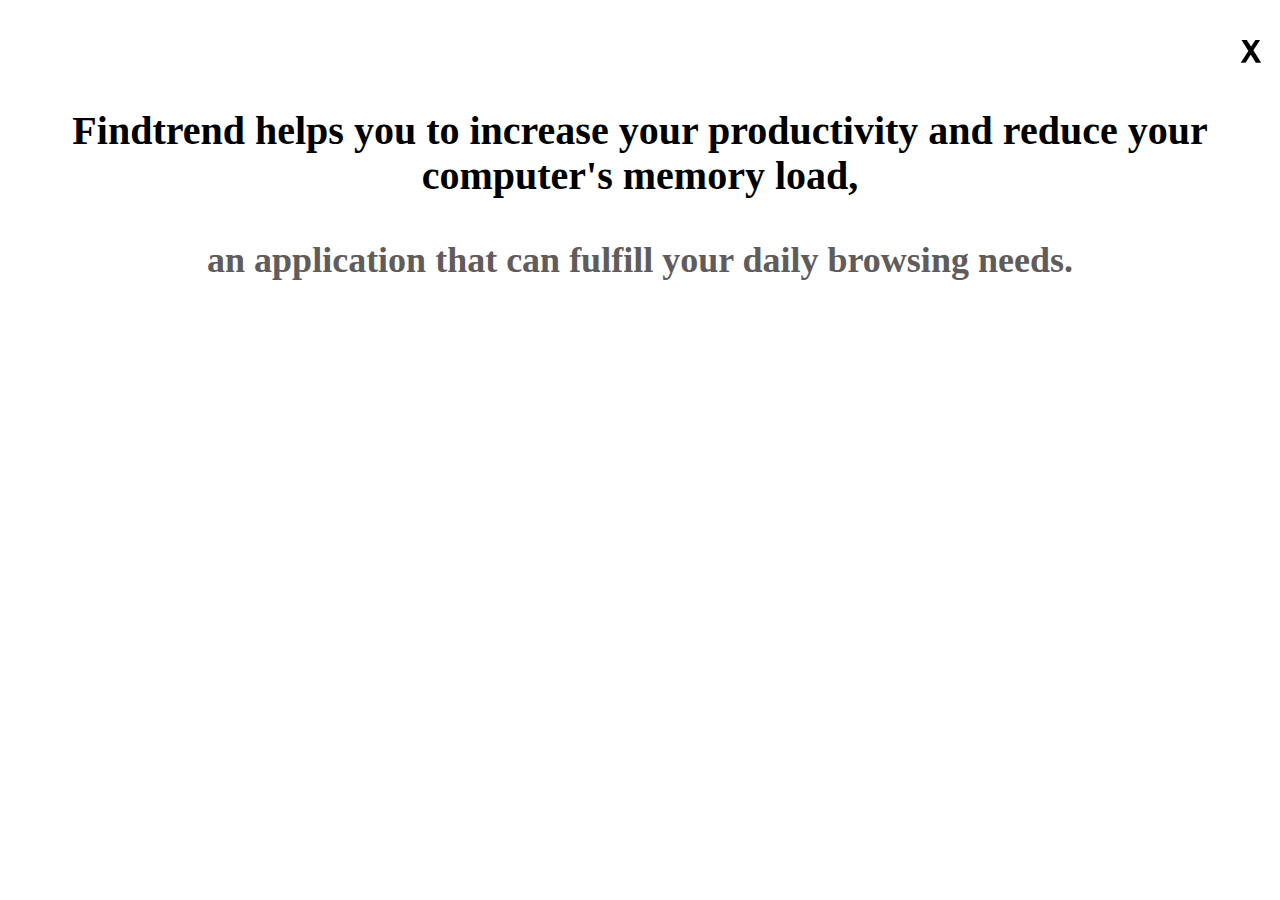
<file: Project/About.html>
<!DOCTYPE html>
<html lang="en">
<head>
    <meta charset="UTF-8">
    <meta http-equiv="X-UA-Compatible" content="IE=edge">
    <meta name="viewport" content="width=device-width, initial-scale=1.0">
    <title>About</title>
    <link rel="stylesheet" href="About.css">
</head>
<body>

    <li><a href="indexx.html"><h3 class="btn-close">ｘ</h3></a></li>

    <div>
        
        <h1 class="info-text">
           <p> Findtrend helps you to increase your
            productivity and reduce your computer's
            memory load,</p>
        </h1>
        <h1 class="info-text-2"> an application that can
            fulfill your daily browsing needs.
          </h1>
    </div>
</body>
</html>
</file>
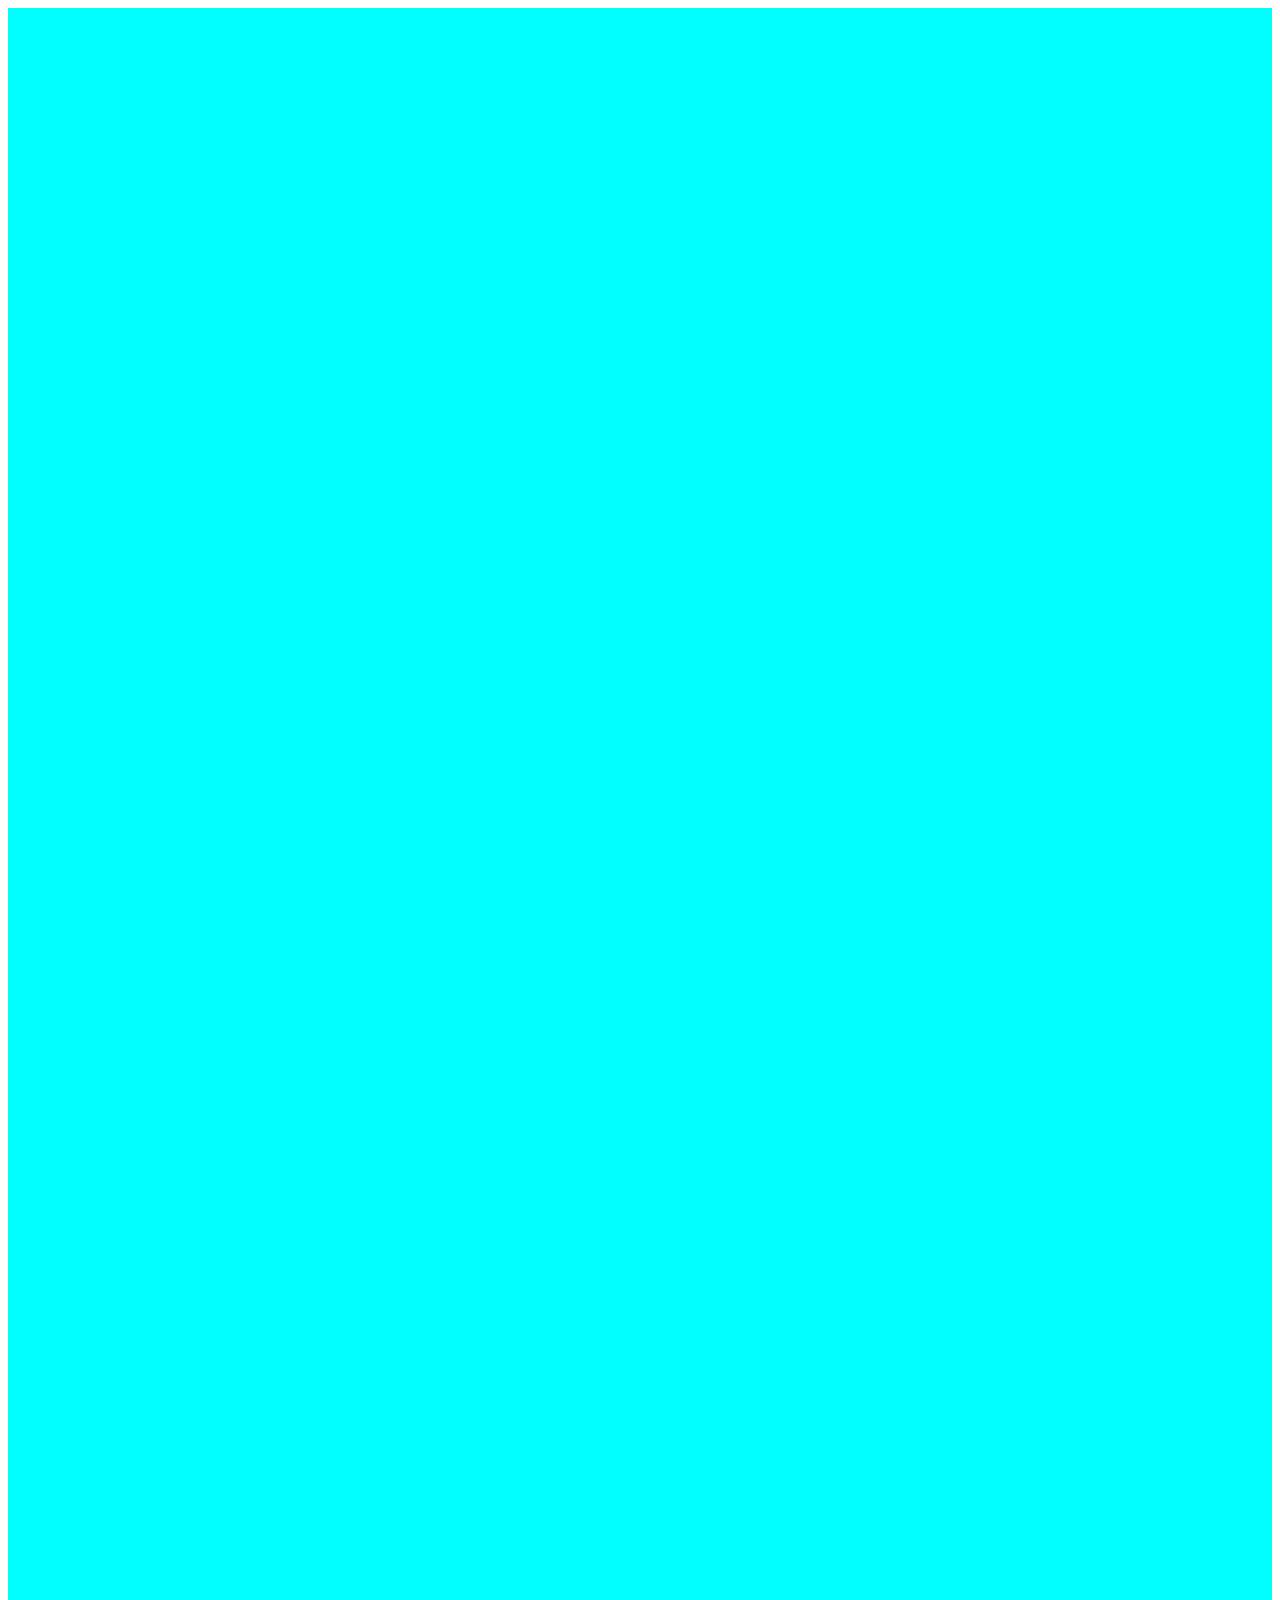
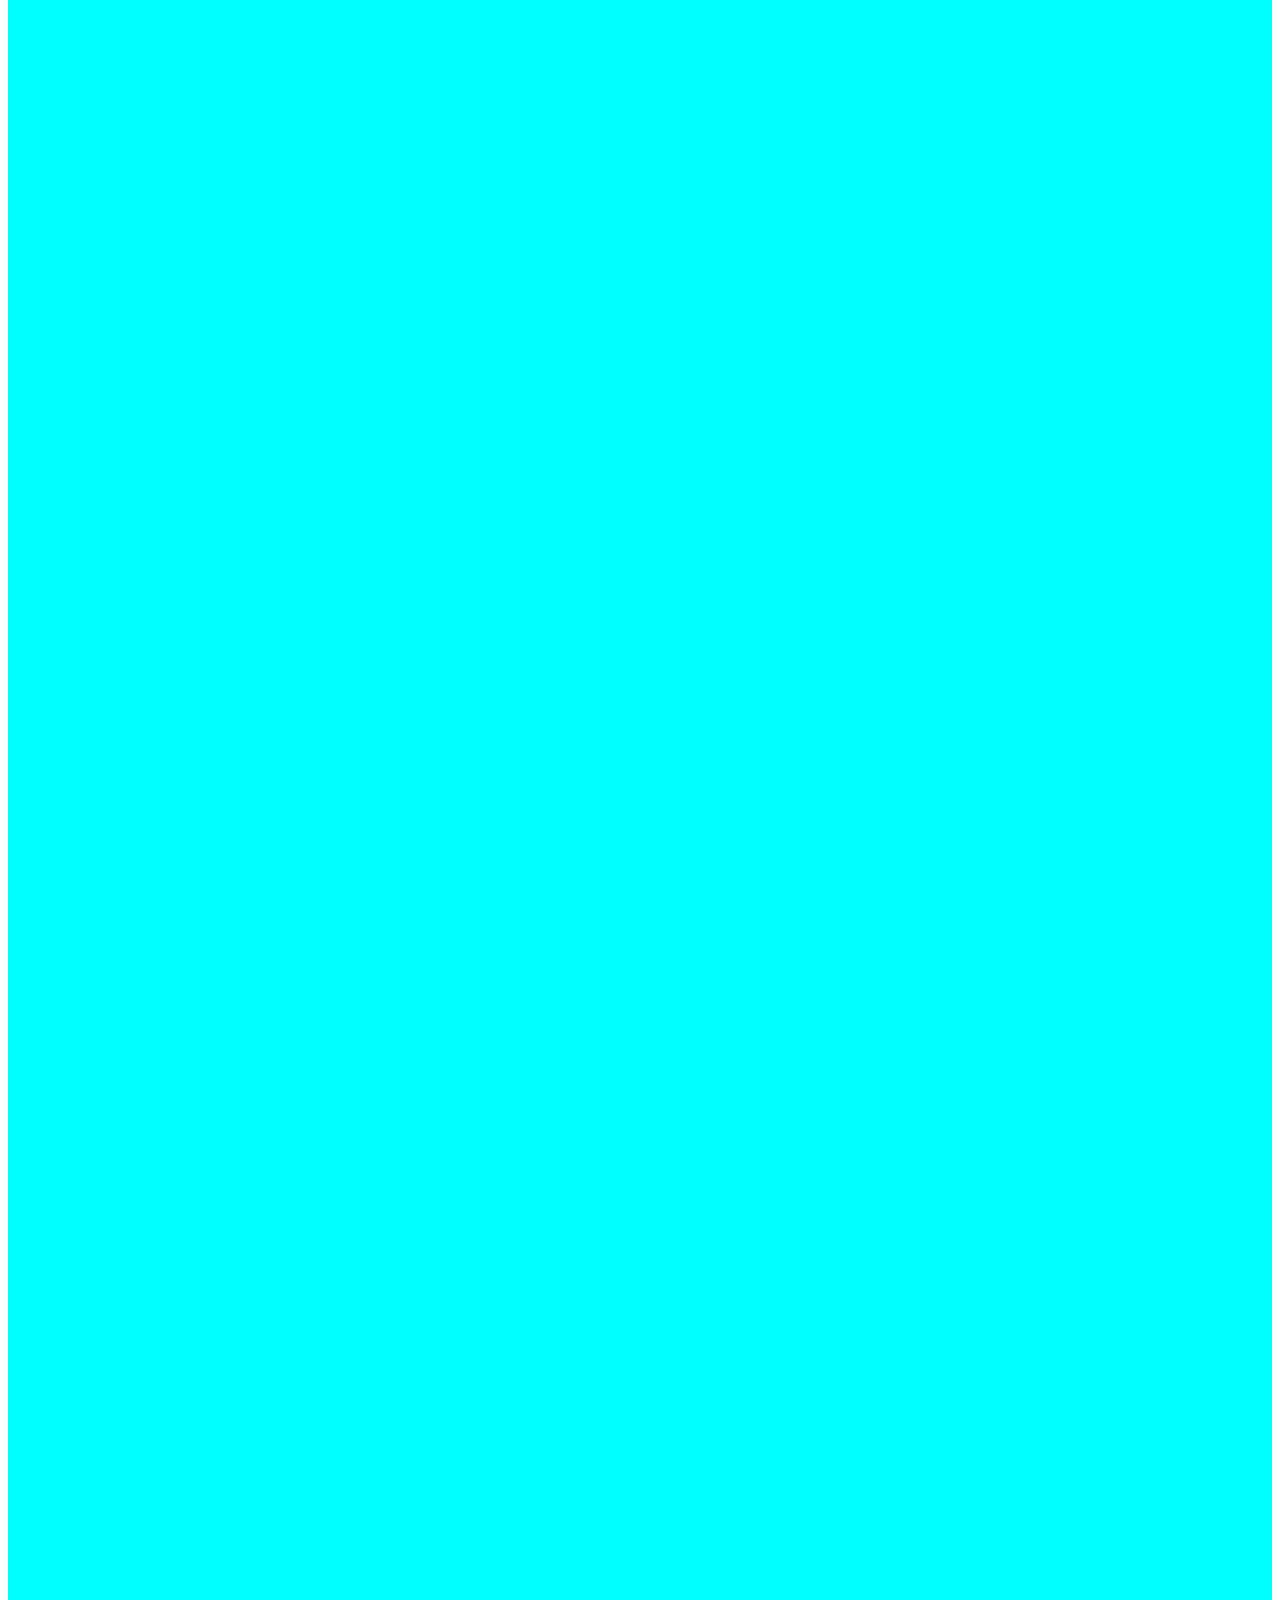
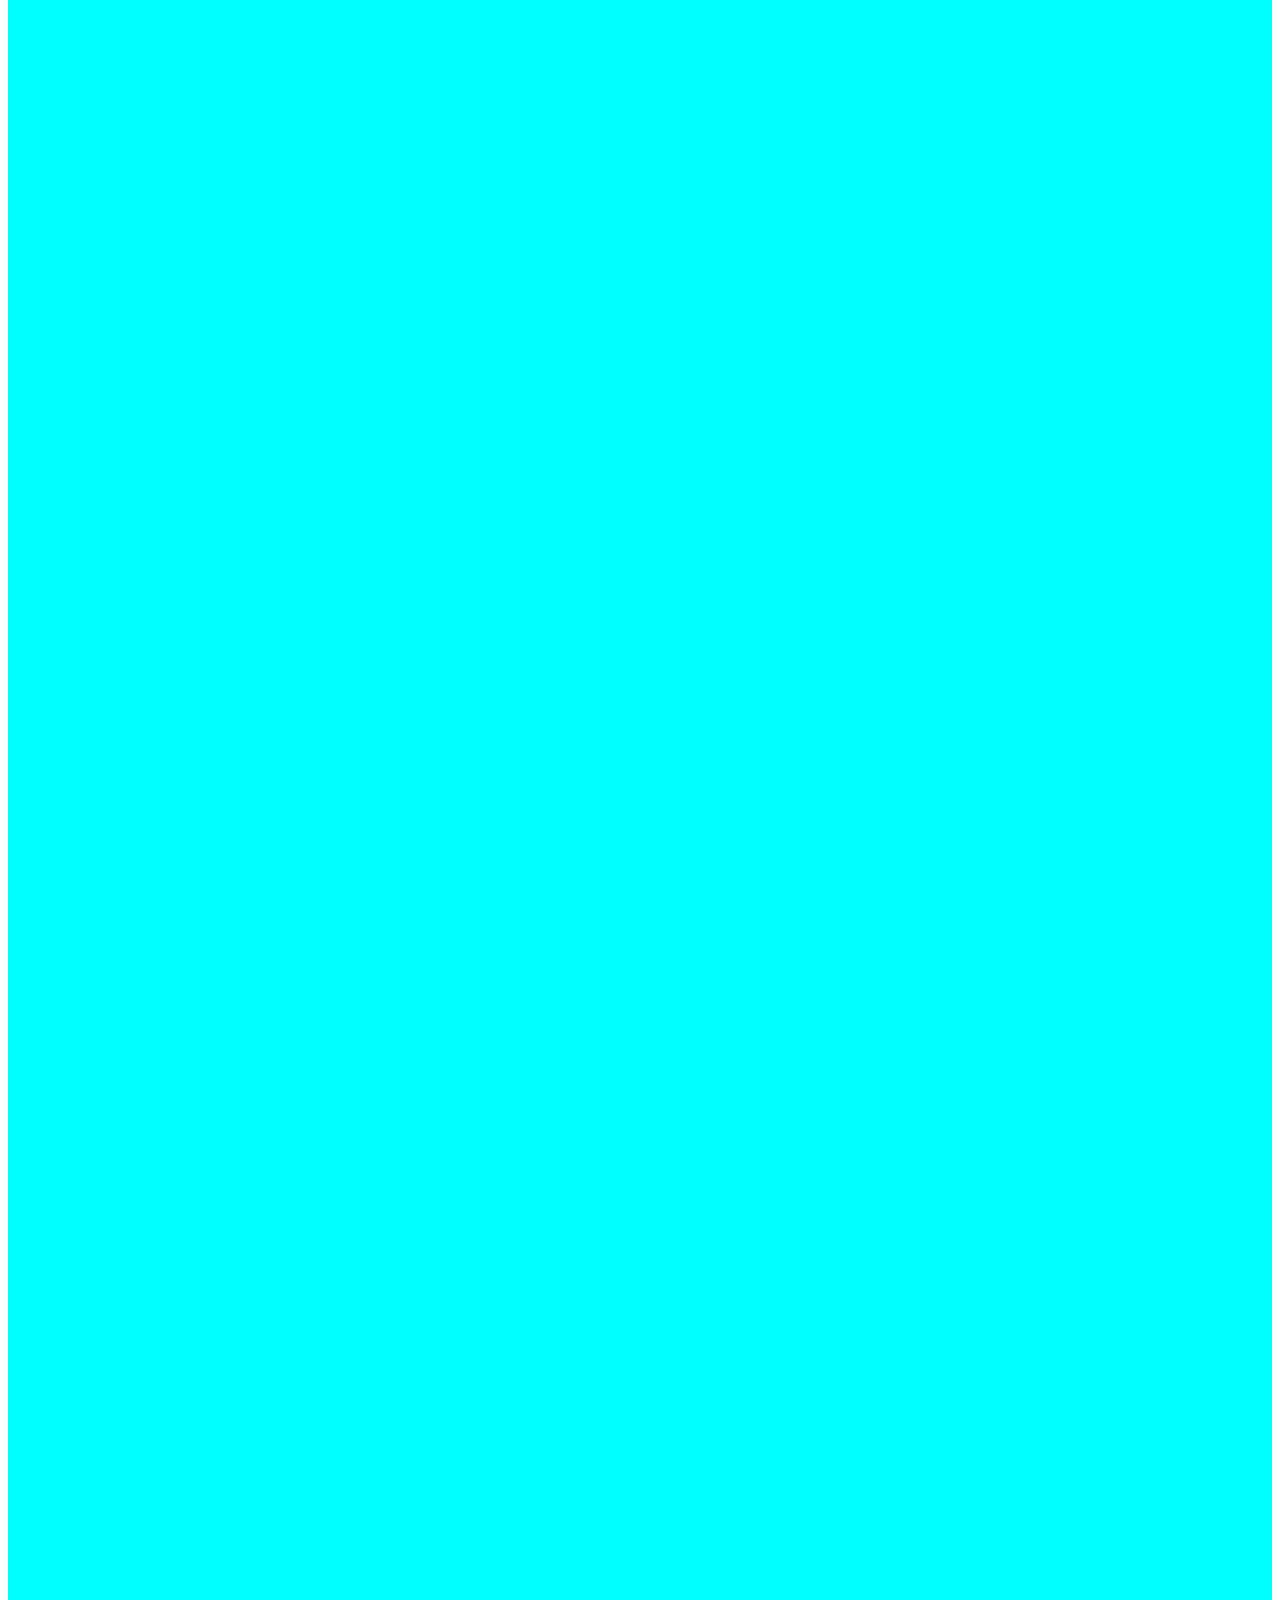
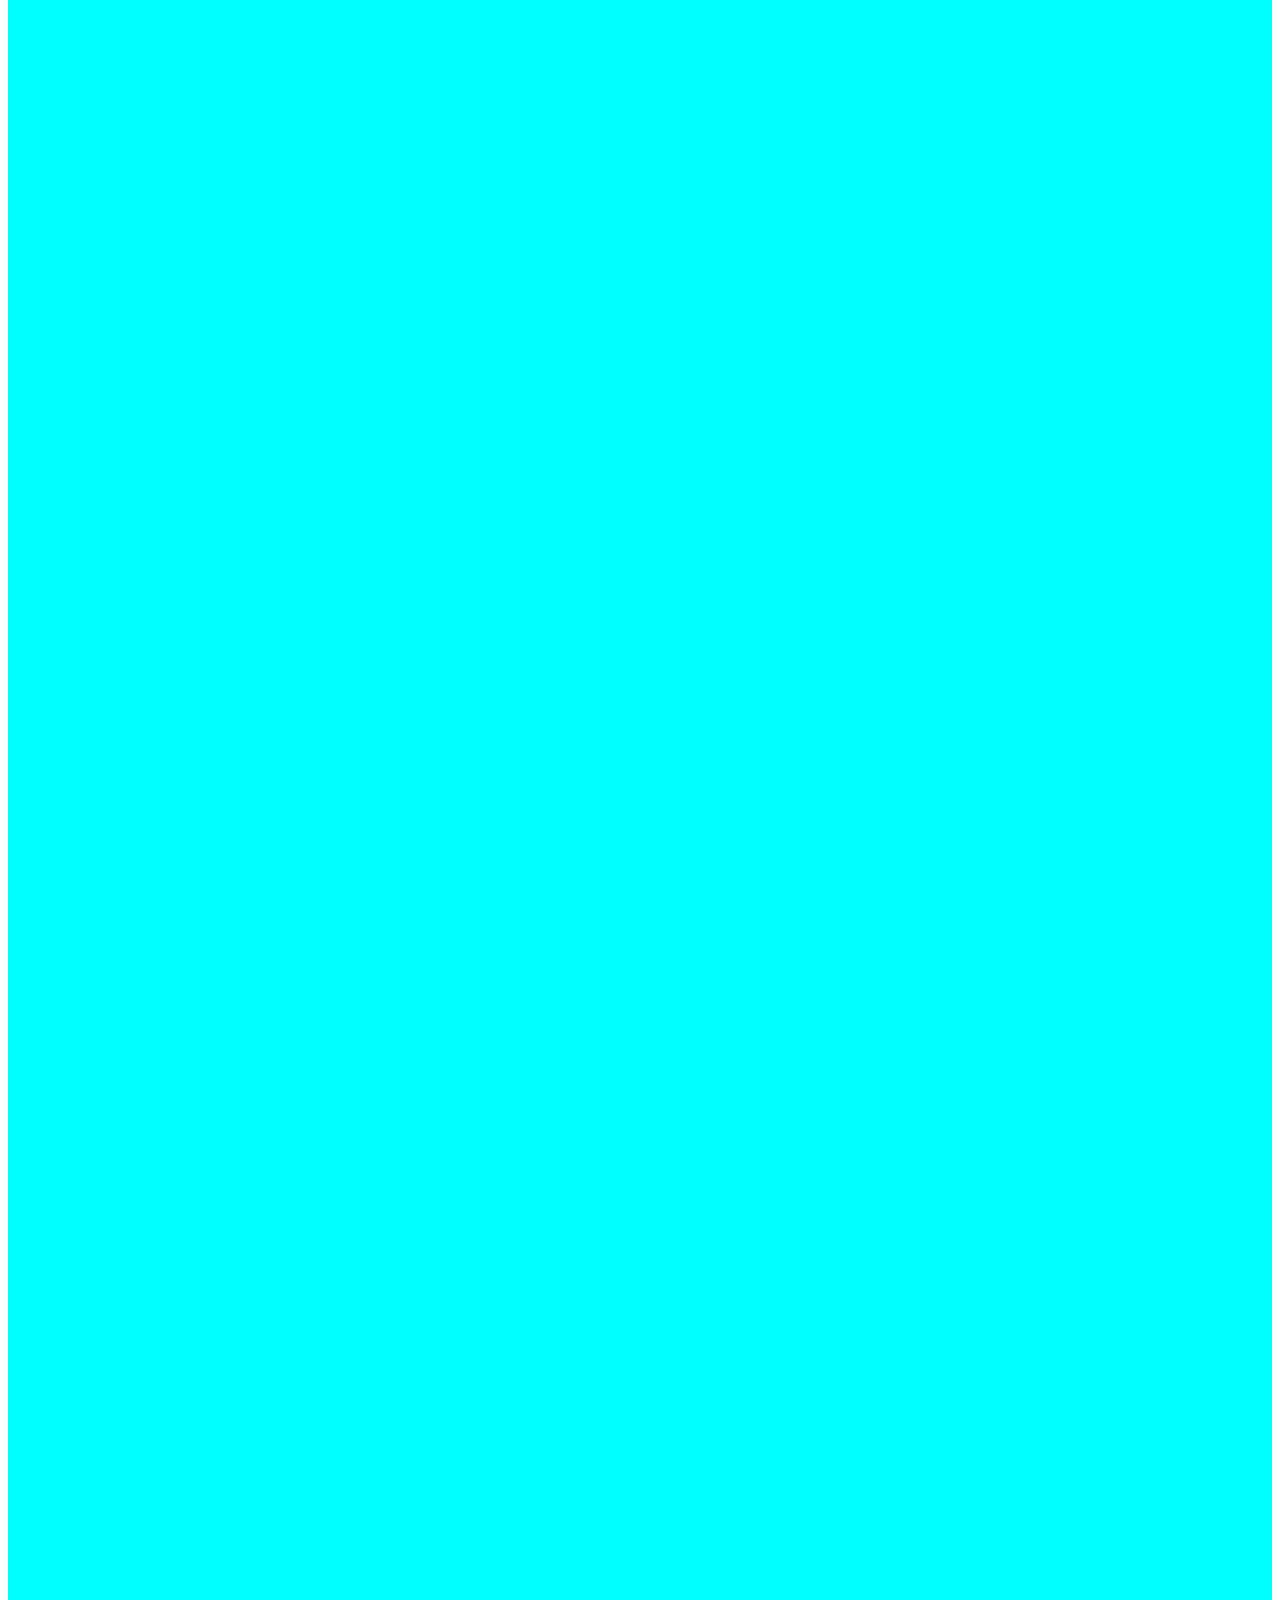
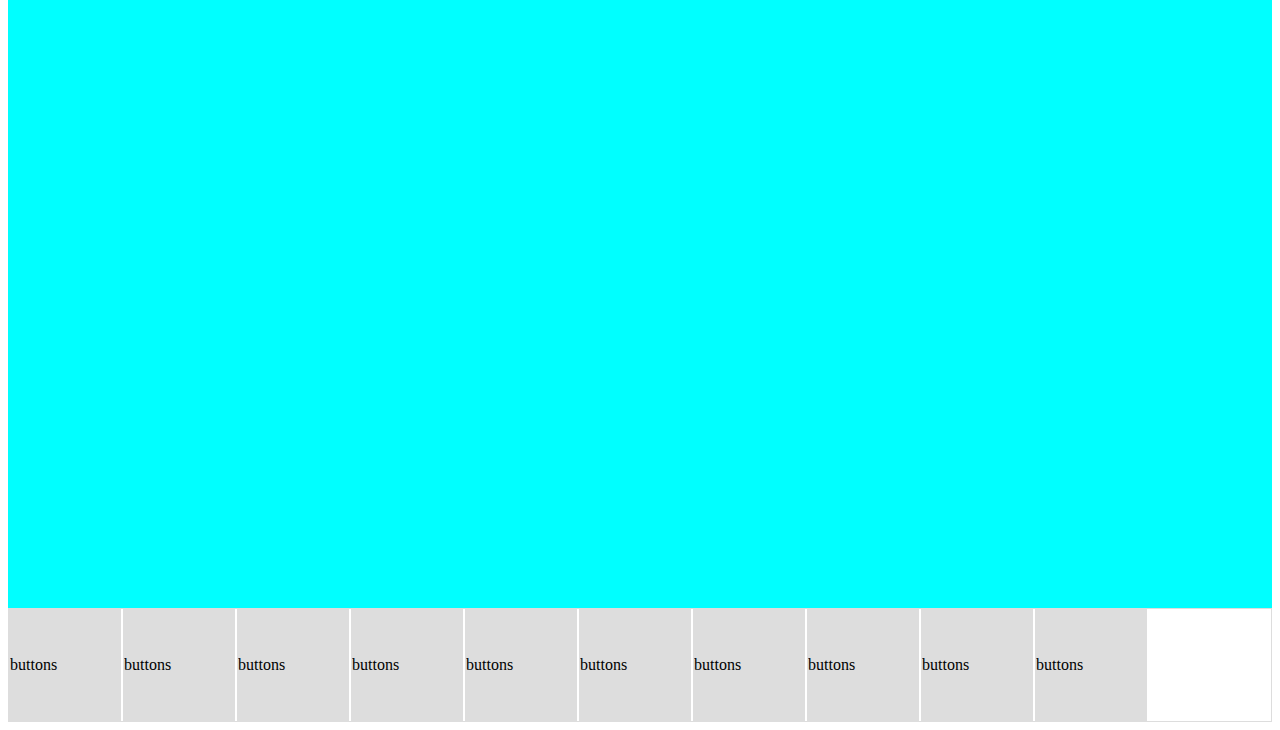
<file: Project/deneme.html>
<!DOCTYPE html>
<html lang="en">
<head>
    <meta charset="UTF-8">
    <meta http-equiv="X-UA-Compatible" content="IE=edge">
    <meta name="viewport" content="width=device-width, initial-scale=1.0">
    <title>Document</title>

    <style>
        .deneme{
            width: 100%;
            height: 7000px;
            background-color: aqua;
        }
        .buttons{
        /* Inside auto layout */

        flex: none;
        order: 1;
        flex-grow: 0;


        max-height: 120px;
        border: 1px solid #ddd;
        display: flex;
        overflow-x: auto;
 }

 .buttons::-webkit-scrollbar{
    width: 0;
 }

 .buttons .buttons{
    min-width: 110px;
    height: 110px;
    line-height: 110px;
    background-color: #ddd;
    margin-right: 2PX;
 }


    </style>
</head>
<body>

    <div class="deneme"></div>
    <div class="buttons">
        <div class="buttons">buttons</div>
        <div class="buttons">buttons</div>
        <div class="buttons">buttons</div>
        <div class="buttons">buttons</div>
        <div class="buttons">buttons</div>

        <div class="buttons">buttons</div>
        <div class="buttons">buttons</div>
        <div class="buttons">buttons</div>
        <div class="buttons">buttons</div>
        <div class="buttons">buttons</div>
       
      </div>

</body>
</html>
</file>
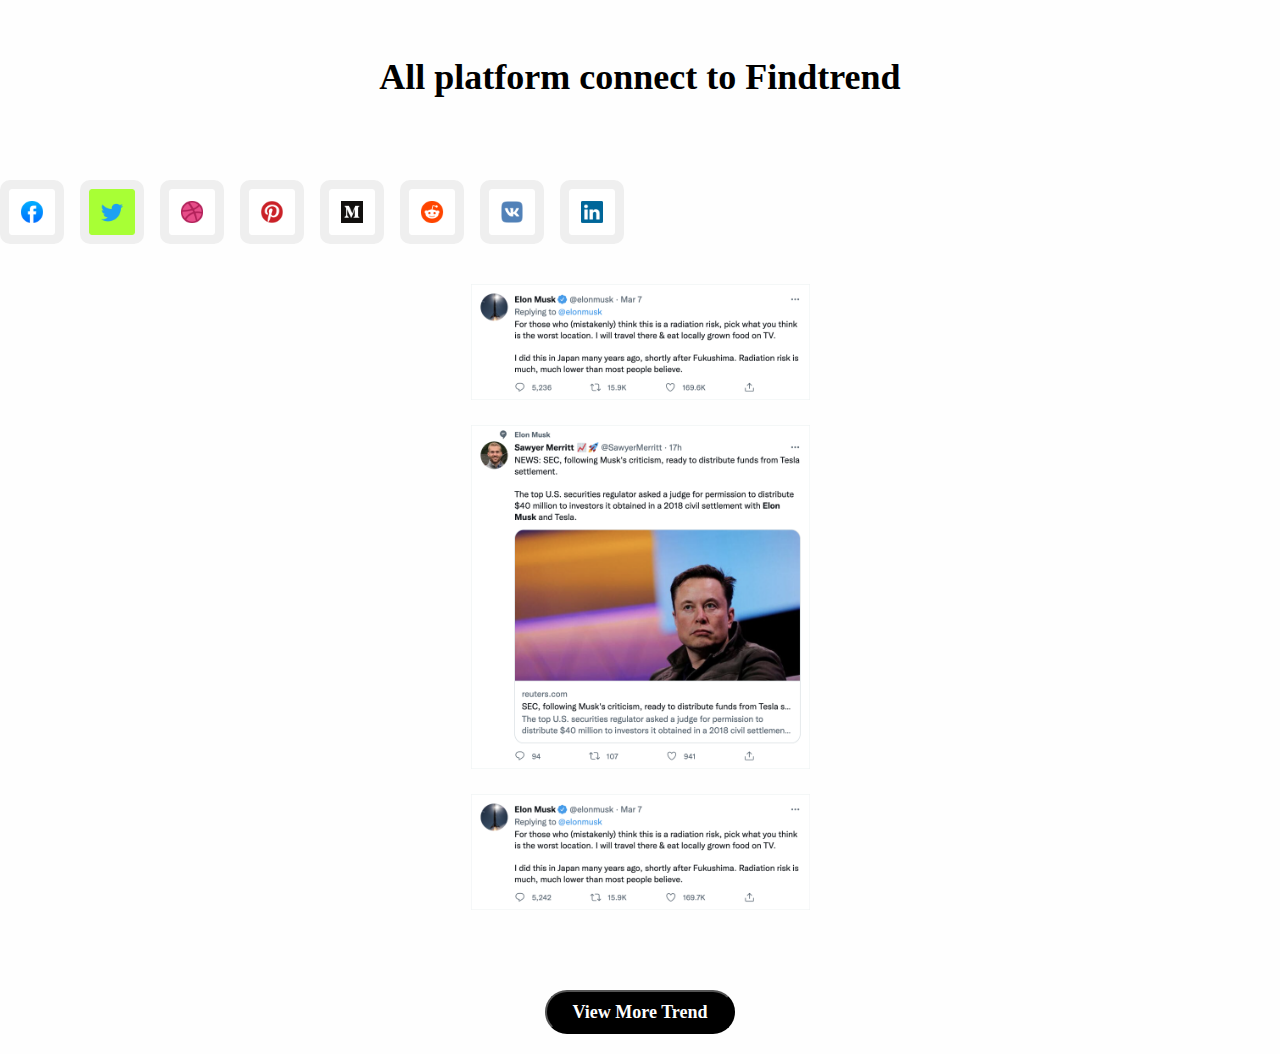
<file: Project/Features.html>
<!DOCTYPE html>
<html lang="en">
<head>
    <meta charset="UTF-8">
    <meta http-equiv="X-UA-Compatible" content="IE=edge">
    <meta name="viewport" content="width=device-width, initial-scale=1.0">
    <title>Features</title>
    <link rel="stylesheet" href="Features.css">
</head>
<body>
    
    <div id="BG4"></div>
        <h1 class="top-header">All platform connect to Findtrend</h1>
        <div id="platform">
            <button class="buttons">
                <img src="../Project/Group 33.png" width="90%" alt="error">
            </button>
            <button class="buttons">
                <img src="../Project/Group 34.png" width="90%" alt="error">
            </button>
            <button class="buttons">
                <img src="../Project/Group 35.png" width="90%" alt="error">
            </button>
            <button class="buttons">
                <img src="../Project/Group 36.png" width="90%" alt="error">
            </button>
            <button class="buttons">
                <img src="../Project/Group 37.png" width="90%" alt="error">
            </button>
            <button class="buttons">
                <img src="../Project/Group 38.png" width="90%" alt="error">
            </button>
            <button class="buttons">
                <img src="../Project/Group 39.png" width="90%" alt="error">
            </button>
            <button class="buttons">
                <img src="../Project/Group 40.png" width="90%" alt="error">
            </button>
        </div>

        <img class="tweet-img" src="../Project/tweet 1.png" alt="error">
        <img class="tweet-img-2" src="../Project/tweet 2.png" alt="error">
        <img class="tweet-img-3" src="../Project/tweet 3.png" alt="error">
        <button id="view-more-trend">View More Trend</button>

</body>
</html>
</file>
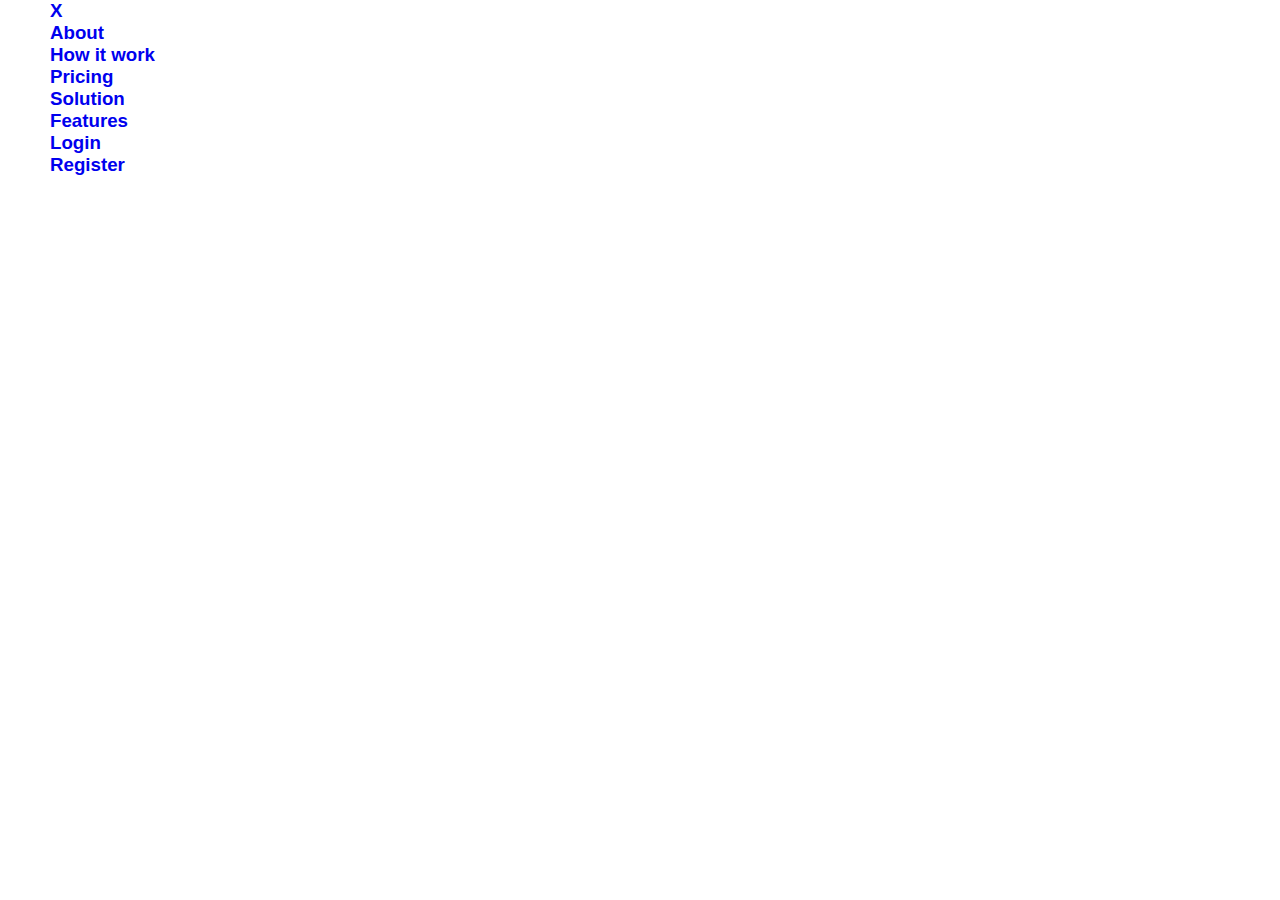
<file: Project/index2.html>
<!DOCTYPE html>
<html lang="en">
<head>
    <meta charset="UTF-8">
    <meta http-equiv="X-UA-Compatible" content="IE=edge">
    <meta name="viewport" content="width=device-width, initial-scale=1.0">
    <title>Document</title>
    <link rel="stylesheet" href="index.css">
</head>
<body>

  <!-- Navigation bar -->
    <input class="side-menu" type="checkbox" id="side-menu"/>


    <!-- Logo -->
    <!-- Hamburger icon -->
    <!-- Menu -->
    <nav class="nav-bar">
        <ul class="btn-menu">
            <li><a href="index.html"><h3 class="btn-close">X</h3></a></li>
            <li><a href="index.html"><h3 class="btn-font">About</h3></a></li>
            <li><a href="index.html"><h3 class="btn-font">How it work</h3></a> </li>
            <li><a href="index.html"><h3 class="btn-font">Pricing</h3></a></li>
            <li><a href="index.html"><h3 class="btn-font">Solution</h3></a></li>
            <li><a href="index.html"><h3 class="btn-font">Features</h3></a> </li>
            <li><a href="index.html"><h3 class="btn-font">Login</h3></a></li>
            <li class="rgs"><a class="text-rgs" href="index.html"><h3 class="btn-font">Register</h3></a></li>
        </ul>
     </nav>
</body>
</html>
</file>
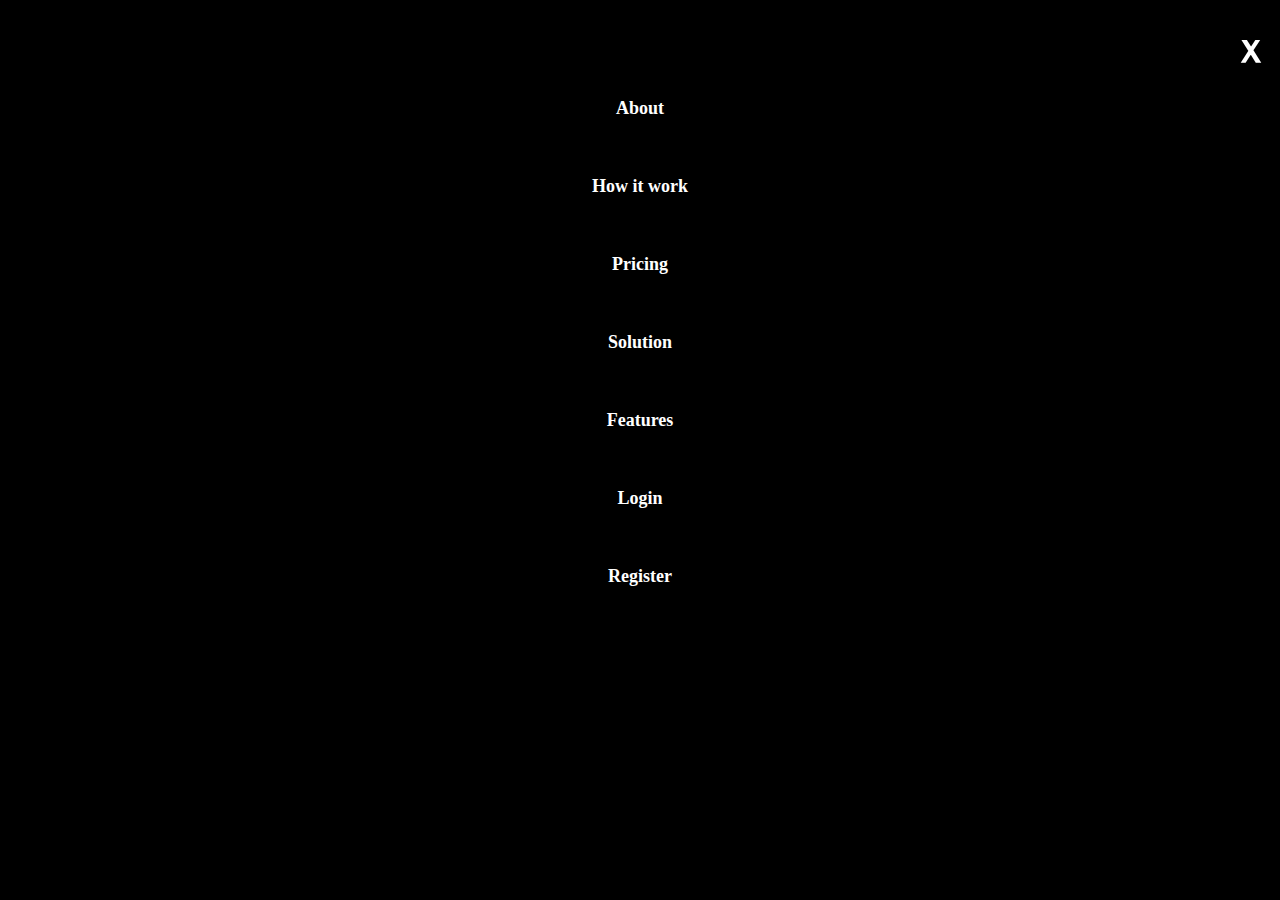
<file: Project/indexx.html>
<!DOCTYPE html>
<html lang="en">
<head>
    <meta charset="UTF-8">
    <meta http-equiv="X-UA-Compatible" content="IE=edge">
    <meta name="viewport" content="width=device-width, initial-scale=1.0">
    <title>Findtrend</title>
    <link rel="stylesheet" href="menu.css">
    <script src="index.js"></script>
   

</head>
<body>

    <!-- Menu -->
    <nav class="nav-bar">
        <ul class="btn-menu">
            <li><a href="index.html"><h3 class="btn-close">ｘ</h3></a></li>
            <li><a href="About.html"><h3 class="btn-font">About</h3></a></li>
            <li><a href="index.html"><h3 class="btn-font">How it work</h3></a> </li>
            <li><a href="Pricing.html"><h3 class="btn-font">Pricing</h3></a></li>
            <li><a href="Solution.html"><h3 class="btn-font">Solution</h3></a></li>
            <li><a href="Features.html"><h3 class="btn-font">Features</h3></a> </li>
            <li><a href="login.html"><h3 class="btn-font">Login</h3></a></li>
            <li class="rgs"><a class="text-rgs" href="submit.html"><h3 class="btn-font">Register</h3></a></li>
        </ul>
     </nav>

</body>
</html>
</file>
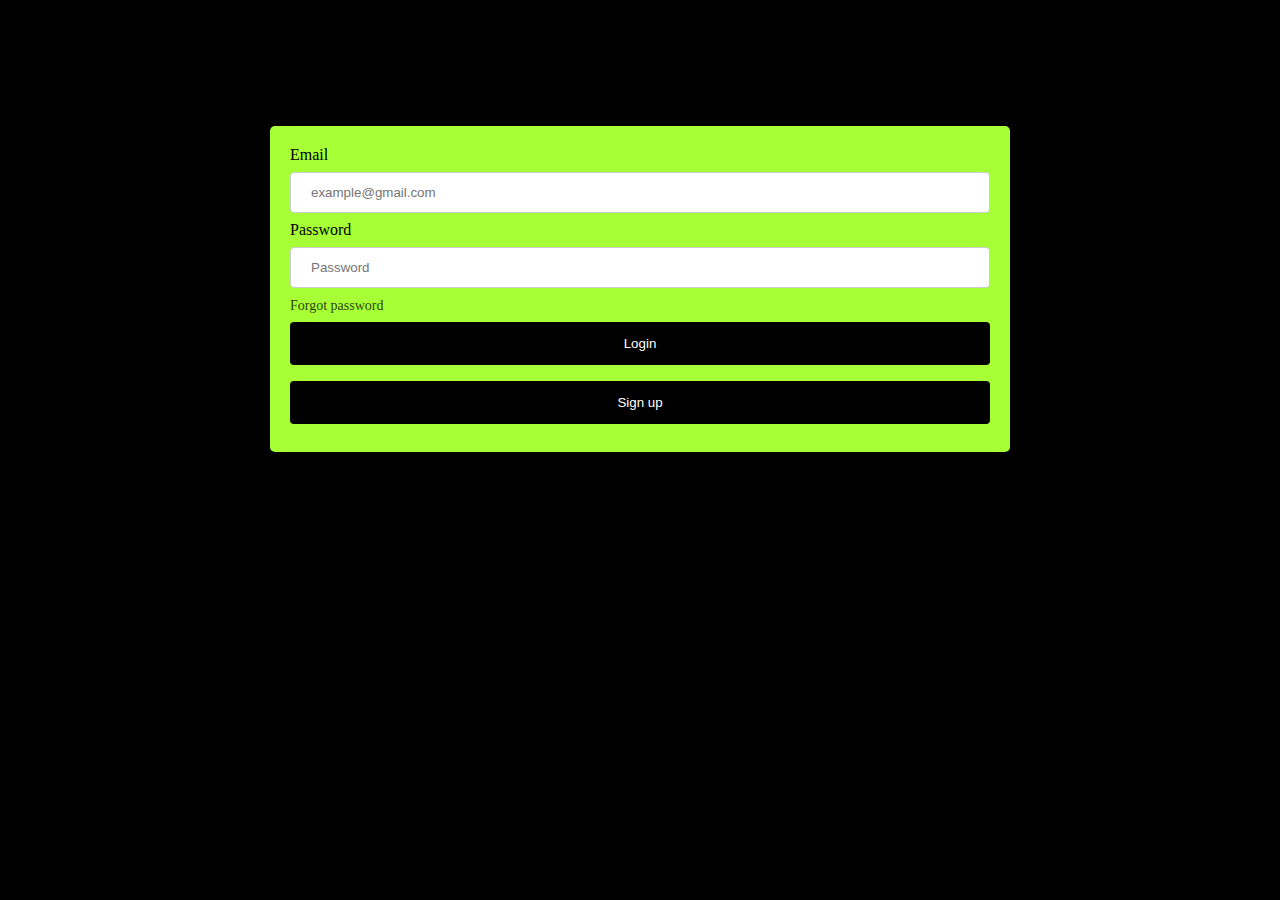
<file: Project/login.html>
<!DOCTYPE html>
<html lang="en">
<head>
    <meta charset="UTF-8">
    <meta http-equiv="X-UA-Compatible" content="IE=edge">
    <meta name="viewport" content="width=device-width, initial-scale=1.0">
    <title>Findtrend Login</title>

    <style>
        body{
            background-color: black;

        }
        
        
        input[type=email], select {
          width: 100%;
          padding: 12px 20px;
          margin: 8px 0;
          display: inline-block;
          border: 1px solid #ccc;
          border-radius: 4px;
          box-sizing: border-box;
        }

        input[type=password], select {
          width: 100%;
          padding: 12px 20px;
          margin: 8px 0;
          display: inline-block;
          border: 1px solid #ccc;
          border-radius: 4px;
          box-sizing: border-box;
        }

        a{
            text-decoration: none;
            color: #000000c8;
            margin-left: 0px;
            font-size: 14px;
        }

        a:hover{
            color:#45EDA1;
        }

        input[type=submit] {
          width: 100%;
          background-color: #000000;
          color: white;
          padding: 14px 20px;
          margin: 8px 0;
          border: none;
          border-radius: 4px;
          cursor: pointer;
        }
        
        input[type=submit]:hover {
          background-color: #45EDA1;
          color: #000000;
        }
        
        div {
          border-radius: 5px;
          background-color: #a7ff35;
          padding: 20px;
          margin-top: 150px;
          animation: nav-load 800ms ease-in;
        }

        @keyframes nav-load {

            0%{
                transform: scale(0);
            }
            
            90%{
                transform: scale(1.1);
            }

            100%{
                transform: scale(1);
            }
        }
                    
        @media screen and (min-width: 800px){
            div{
            margin: auto;
            margin-top: 10%;
            width: 700px;
            }

        }
        
        </style>
    
</head>
<body>

    <div>

        <form action="index.html">
            
          <label for="lname">Email</label>
          <input type="email" id="lname" name="email" placeholder="example@gmail.com">

          <label for="lname">Password</label>
          <input type="password" id="lname" name="password" placeholder="Password">
          <a href="#">Forgot password</a>
          
          </select>
            
          <input type="submit" value="Login">
        
        </form>

        <form action="submit.html">
            <input type="submit" value="Sign up">
        </form>

      </div>
    
</body>
</html>
</file>
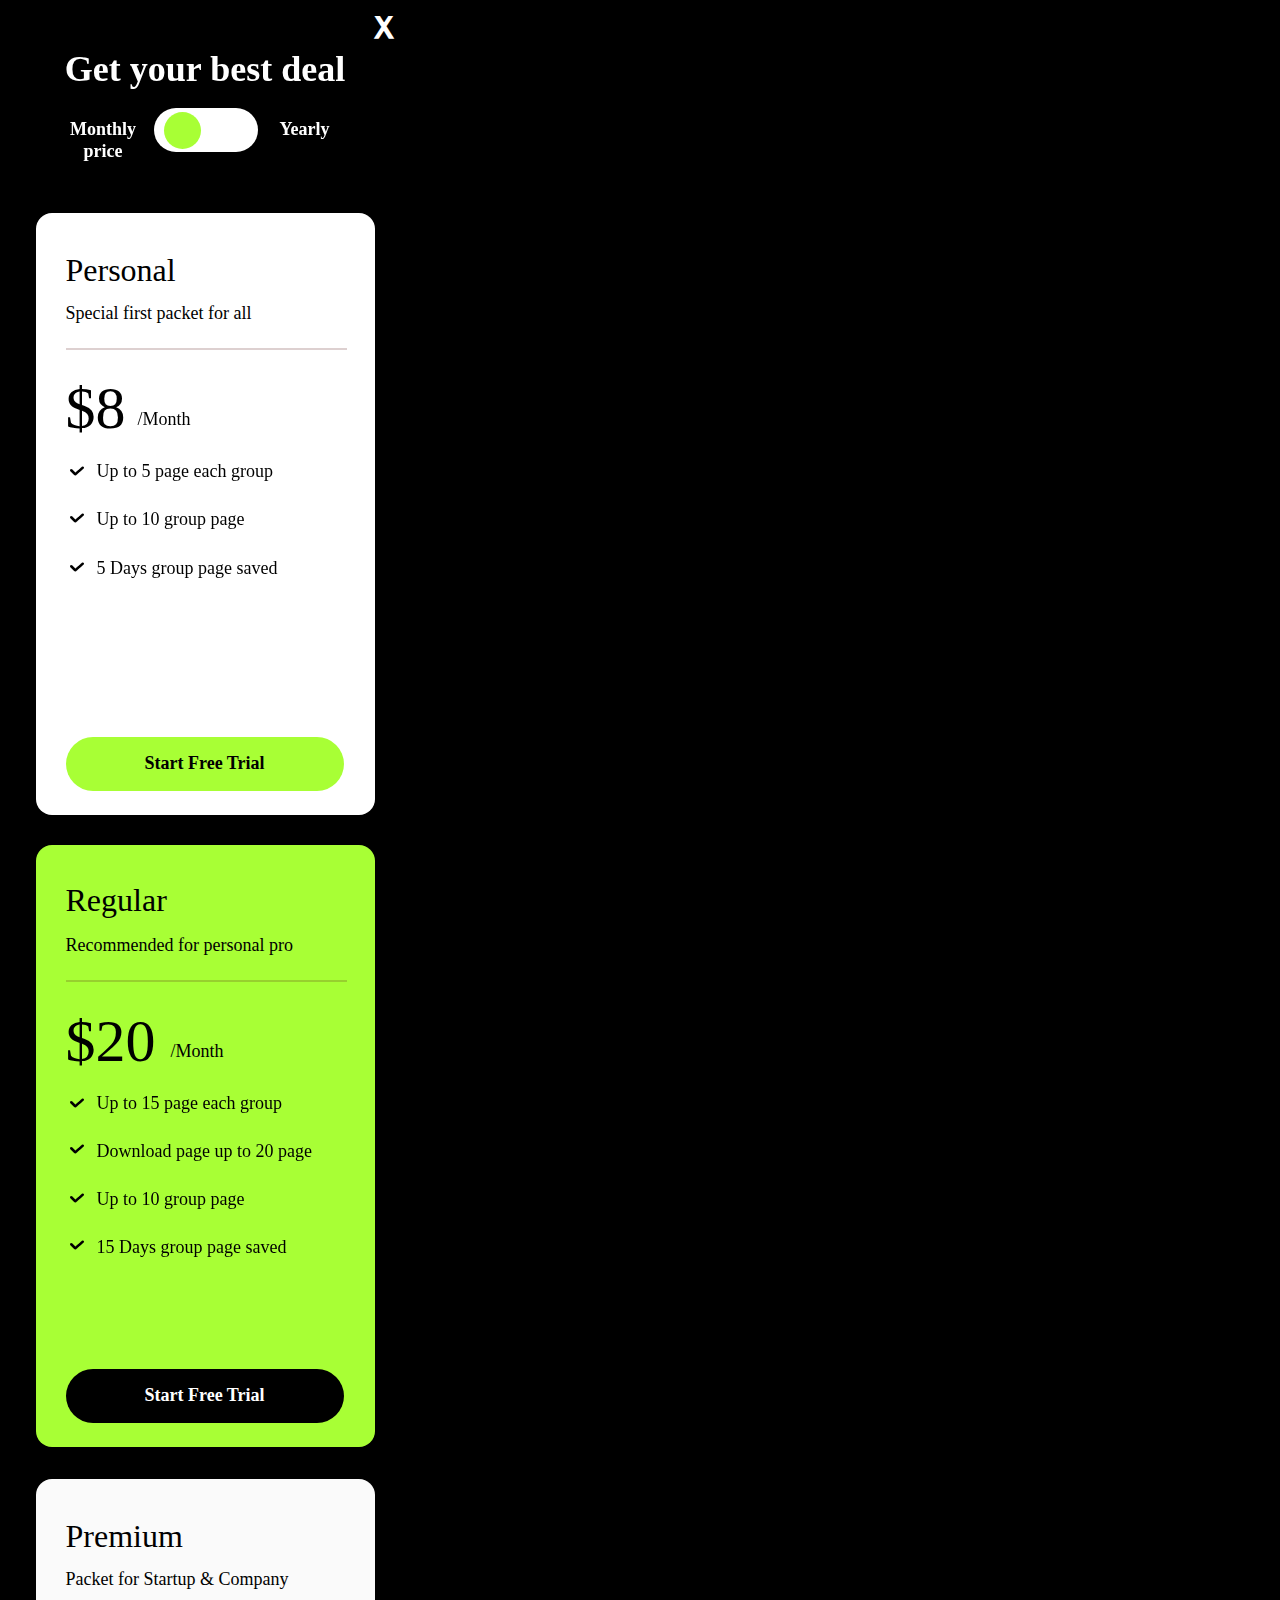
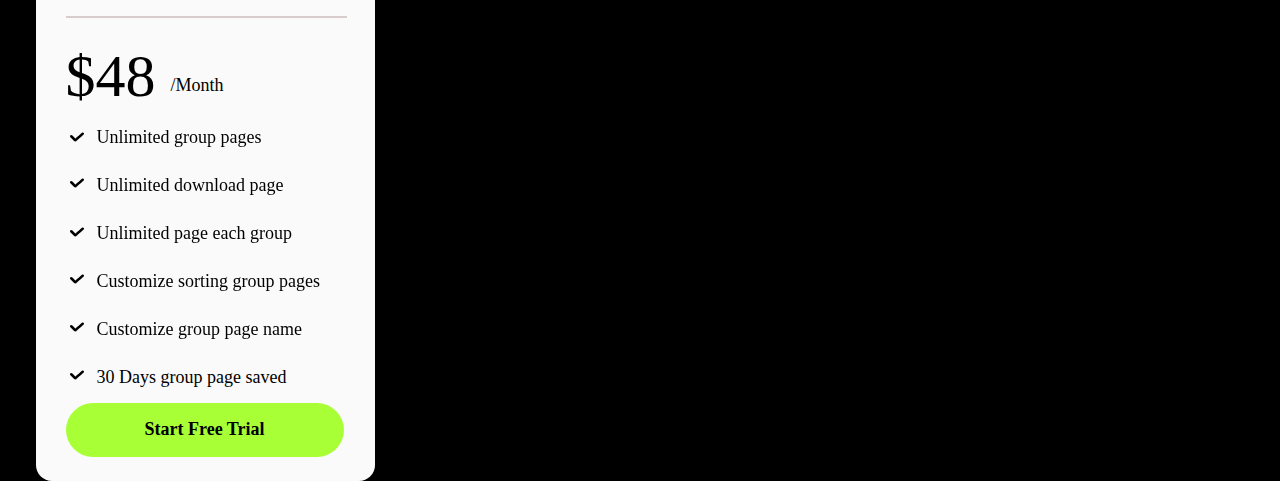
<file: Project/Pricing.html>
<!DOCTYPE html>
<html lang="en">
<head>
    <meta charset="UTF-8">
    <meta http-equiv="X-UA-Compatible" content="IE=edge">
    <meta name="viewport" content="width=device-width, initial-scale=1.0">
    <title>Pricing</title>
    <link rel="stylesheet" href="Pricing.css">
    <script src="index.js"></script>
</head>
<body>

    <li><a href="indexx.html"><h3 class="btn-close">ｘ</h3></a></li>

    <div class="sectionPricing">
        <div id="BG5"></div>
        <h1 id="Getyourbestdeal">Get your best deal</h1>
        <h2 class="Monthly">Monthly price</h2>
        
            <label class="switch" onchange="theDolar()">
                <input type="checkbox">
                <span class="slider round"></span>
            </label>
    
        <h2 class="Yearly">Yearly</h2>
        <img class="BG5-img" src="../Project/Group 427321660.png" alt="">

            <!--PERSONAL-->

        <div class="personal"></div>
        <h1 class="Personal-header">Personal</h1>
        <h2 class="personal-text">Special first packet for all</h2>
        <div class="line-personal"></div>
        <h1 class="dolar">$8</h1>
        <h1 class="Month">/Month</h1>
        
        <img class="frame" src="../Project/Frame 29.png" alt="error">
        <h1 class="personal-text-2">Up to 5 page each group</h1>
    
        <img class="frame-2" src="../Project/Frame 29.png" alt="error">
        <h1 class="personal-text-3">Up to 10 group page</h1>
    
        <img class="frame-3" src="../Project/Frame 29.png" alt="error">
        <h1 class="personal-text-4">5 Days group page saved</h1>

        <button class="start-free-trial-1">Start Free Trial</button>
        
        <!--REGULAR-->
        <div class="regular"></div>
        <h1 class="Regular-header">Regular</h1>
        <h2 class="regular-text-1">Recommended for personal pro</h2>
        <div class="line-regular"></div>
        <h1 class="dolar-2">$20</h1>
        <h1 class="Month-2">/Month</h1>

        
        <h1 class="regular-text">Up to 15 page each group</h1>
    
        <img class="frame-4" src="../Project/Frame 29.png" alt="error">
        <h1 class="regular-text-2">Download page up to 20 page</h1>
    
        <img class="frame-5" src="../Project/Frame 29.png" alt="error">
        <h1 class="regular-text-3">Up to 10 group page</h1>
        <img class="frame-5_1" src="../Project/Frame 29.png" alt="error">
        <h1 class="regular-text-4">15 Days group page saved</h1>
        <img class="frame-6" src="../Project/Frame 29.png" alt="error">
    
        <button class="start-free-trial-2">Start Free Trial</button>

            <!--PREMIUM-->

        <div class="premium"></div>
        <h1 class="Premium-header">Premium</h1>
        <h2 class="premium-text-1">Packet for Startup & Company</h2>
        <div class="line-premium"></div>
        <h1 class="dolar-3">$48</h1>
        <h1 class="Month-3">/Month</h1>


        <img class="frame-7" src="../Project/Frame 29.png" alt="error">    
        <h1 class="premium-text">Unlimited group pages</h1>
    
        <img class="frame-8" src="../Project/Frame 29.png" alt="error">
        <h1 class="premium-text-2">Unlimited download page</h1>
    
        <img class="frame-9" src="../Project/Frame 29.png" alt="error">
        <h1 class="premium-text-3">Unlimited page each group</h1>
        
        <img class="frame-10" src="../Project/Frame 29.png" alt="error">
        <h1 class="premium-text-4">Customize sorting group pages</h1>
        
        <img class="frame-11" src="../Project/Frame 29.png" alt="error">
        <h1 class="premium-text-5">Customize group page name</h1>

        <img class="frame-12" src="../Project/Frame 29.png" alt="error">
        <h1 class="premium-text-6">30 Days group page saved</h1>
        
        <button class="start-free-trial-3">Start Free Trial</button>
    </div>
</body>
</html>
</file>
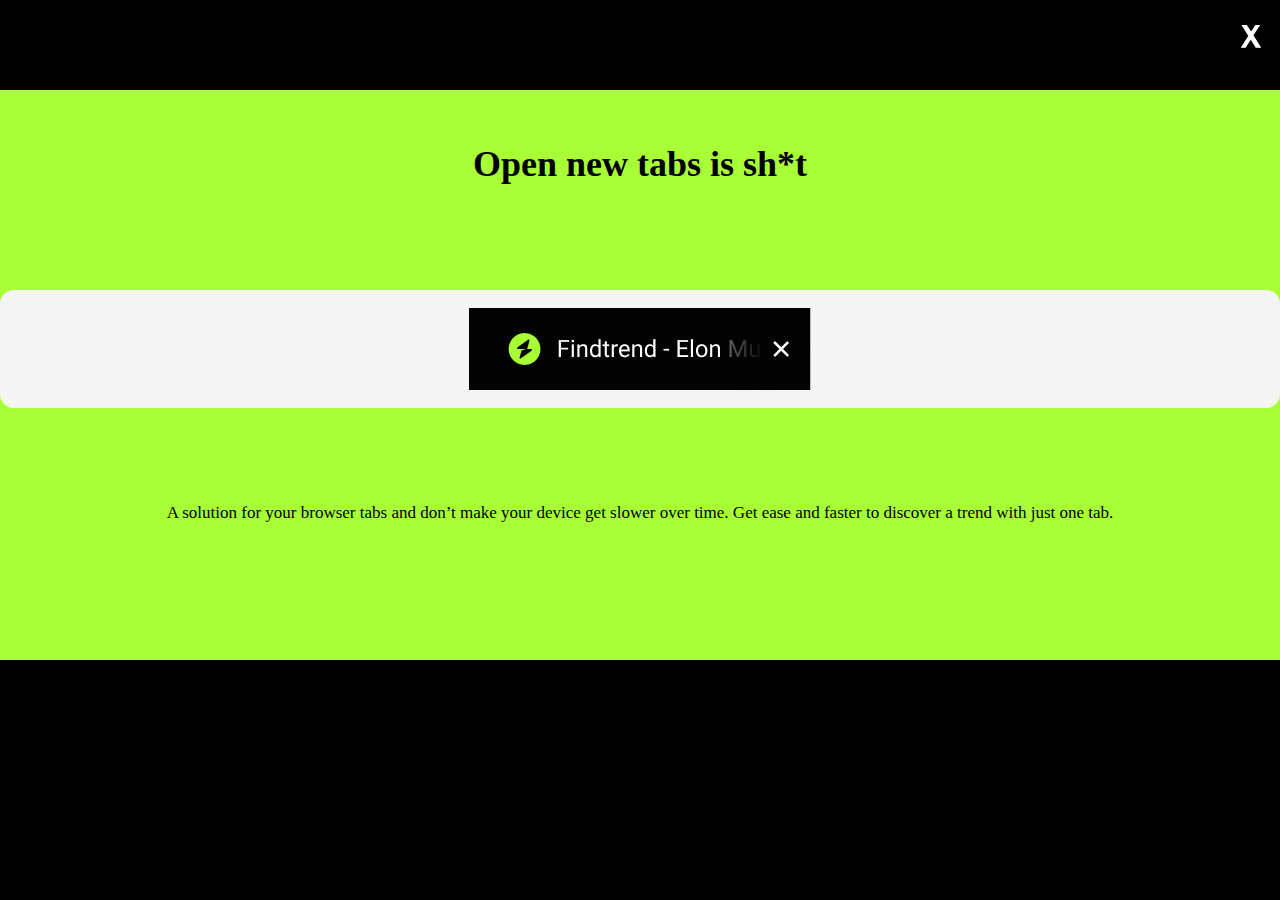
<file: Project/Solution.html>
<!DOCTYPE html>
<html lang="en">
<head>
    <meta charset="UTF-8">
    <meta http-equiv="X-UA-Compatible" content="IE=edge">
    <meta name="viewport" content="width=device-width, initial-scale=1.0">
    <title>Solution</title>
    <link rel="stylesheet" href="Solution.css">
</head>
<body>

    <li><a href="indexx.html"><h3 class="btn-close">ｘ</h3></a></li>
    
    <div id="Open-New-Tab-Section"></div>
            <h1 id="header">Open new tabs is sh*t</h1>   
            <div class="box-white"></div>
            <div id="findtrend-image"><img src="../Project/Group 15.png" alt="error"></div>
            <h6 class="box-text">A solution for your browser tabs and don’t make your device get slower over time. Get ease and faster to discover a trend with just one tab.</h6>
            <img class="img-arrow" src="../Project/Group 427321657.png" alt="error">
            <img class="img-arrow-2" src="../Project/Group 427321665.png" alt="error">
            
</body>
</html>
</file>
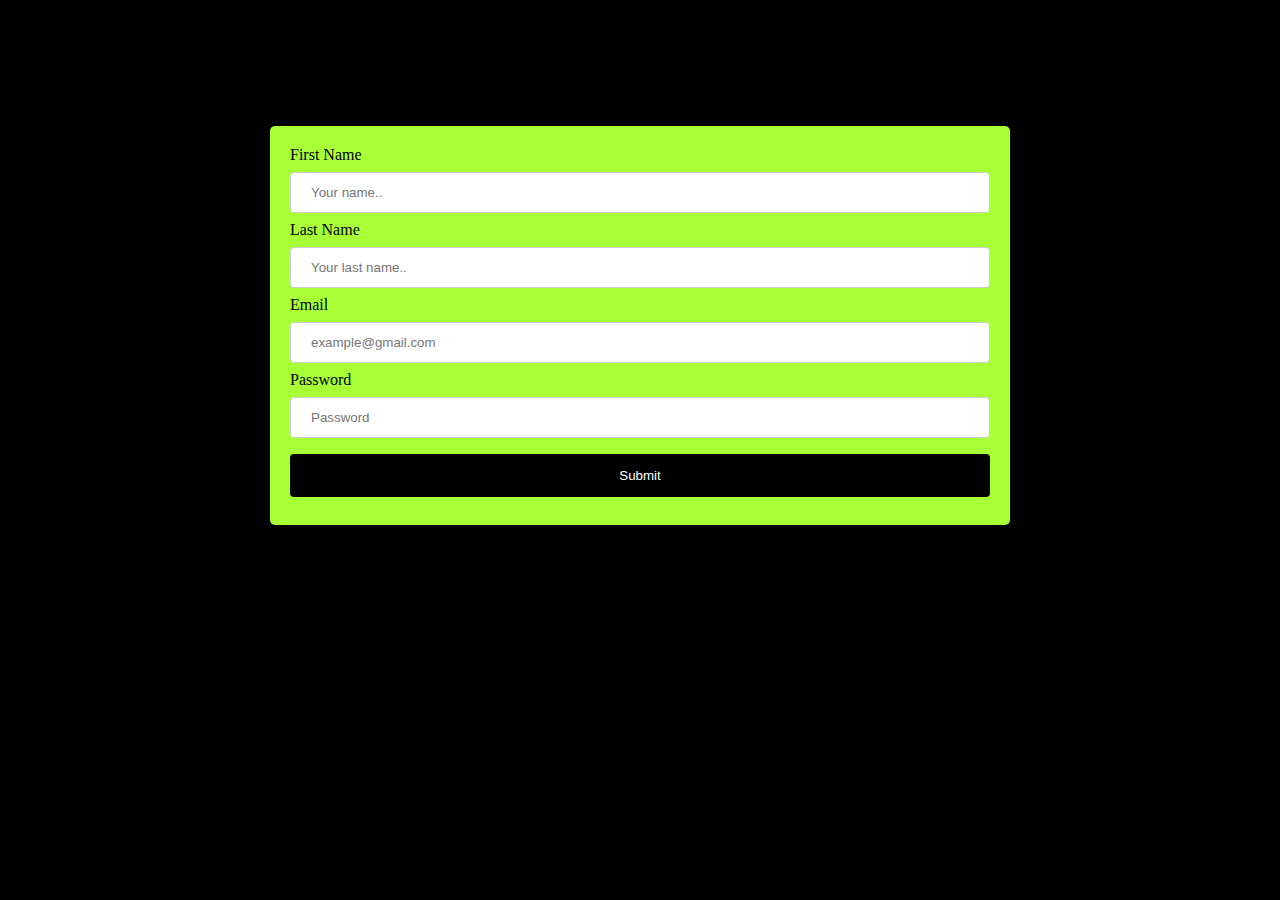
<file: Project/submit.html>
<!DOCTYPE html>
<html lang="en">
<head>
    <meta charset="UTF-8">
    <meta http-equiv="X-UA-Compatible" content="IE=edge">
    <meta name="viewport" content="width=device-width, initial-scale=1.0">
    <title>Findtrend Submit</title>

    <style>
        body{
            background-color: black;

        }
        
        input[type=text], select {
          width: 100%;
          padding: 12px 20px;
          margin: 8px 0;
          display: inline-block;
          border: 1px solid #ccc;
          border-radius: 4px;
          box-sizing: border-box;
        }
        
        input[type=email], select {
          width: 100%;
          padding: 12px 20px;
          margin: 8px 0;
          display: inline-block;
          border: 1px solid #ccc;
          border-radius: 4px;
          box-sizing: border-box;
        }

        input[type=password], select {
          width: 100%;
          padding: 12px 20px;
          margin: 8px 0;
          display: inline-block;
          border: 1px solid #ccc;
          border-radius: 4px;
          box-sizing: border-box;
        }

        input[type=submit] {
          width: 100%;
          background-color: #000000;
          color: white;
          padding: 14px 20px;
          margin: 8px 0;
          border: none;
          border-radius: 4px;
          cursor: pointer;
        }
        
        input[type=submit]:hover {
          background-color: #45EDA1;
          color: #000000;
        }
        
        div {
          border-radius: 5px;
          background-color: #a7ff35;
          padding: 20px;
          margin-top: 150px;

          animation: nav-load 800ms ease-in;



        }

        @keyframes nav-load {

            0%{
                transform: scale(0);
            }
            
           90%{
                transform: scale(1.1);
            }

            100%{
                transform: scale(1);
            }
        }

        
@media screen and (min-width: 800px){
    div{
      margin: auto;
      margin-top: 10%;
      width: 700px;
    }

  }

        </style>
    
</head>
<body>

    <div>
        <form action="index.html">
          <label for="fname">First Name</label>
          <input type="text" id="fname" name="firstname" placeholder="Your name..">
      
          <label for="lname">Last Name</label>
          <input type="text" id="lname" name="lastname" placeholder="Your last name..">
      
          <label for="lname">Email</label>
          <input type="email" id="lname" name="email" placeholder="example@gmail.com">

          <label for="lname">Password</label>
          <input type="password" id="lname" name="password" placeholder="Password">

          </select>
        
          <input type="submit" value="Submit">
        </form>
      </div>
    
</body>
</html>
</file>
<file: Project/About.css>
.info-text{
   
    text-align: center;
    top:100px;

    font-family: 'Effra';
    font-style: normal;
    font-weight: 700px;
    font-size: 40px;
    line-height: 45px;
    color: rgb(0, 0, 0);
    }

    .info-text-2{
    align-items: center;
    height: 86px;
    top: 380px;

    font-family: 'Effra';
    font-style: normal;
    font-weight: 900px;
    font-size: 36px;
    line-height: 45px;
    color: #615c5c;
    text-align: center;

    }

    .nav-bar{
        position: absolute;
        background-color: #000000;
        width: 100%;
        height: 100%;
        margin: auto;
        overflow: hidden;
    }
    
    .btn-menu{
        background-color: #000000;
        height: 100%;
        padding: 0;
        margin: 0;
    }
    
    li{
        text-align: center ;
        height: 60px;
        font-size: 18px;
    
    }

    li::marker{
        color:rgba(0, 0, 0, 0);
    }
    
    ul{
        padding: 0;
        margin: 0;
    }
    .btn-font{
        padding-top: 20px;
        color: white;
        font-size: 18px;
        animation: nav-menu 400ms ease-in;
    }
    
    .btn-font:hover{
        height: 60px;
        background-color: #000000;
        color: #45EDA1;
    }
    
    .btn-font::after{
        background-color: #000000;
        color: #000000;
    }
    
    .btn-font::before{
        background-color: #000000;
        color: #000000;
    }
    
    .btn-close{
        position: fixed;
        top: 10px;
        right: 50px;
        padding-top: 0px;
        margin-top:10px ;
        font-size: 42px;
        width: 0px;
        height: 0px;
        background-color: rgb(0, 0, 0);
        color: rgb(0, 0, 0);
        animation: nav-menu 400ms ease-in;
    }
    
    .btn-close:hover{
        background-color: #000000;
        color: #45EDA1;
    }
    
    
    a:hover{
    background-color:rgba(0, 0, 0, 0) ;
    color: #45eda100;
    }
    
    a{
        text-decoration: none;
    }
    
    
    @keyframes nav-menu {
    
        0%{
            transform: scale(0);
        }
        
       90%{
            transform: scale(1.1);
        }
    
        100%{
            transform: scale(1);
        }
    }
</file>
<file: Project/Features.css>
body{
    background-color: #fefefe;
    margin: auto;
    
}


img {
    display: block;
    margin-left: auto;
    margin-right: auto;
  }


.top-header{
   

    position: relative;
    width: 100%;
    height: 86px;
    top: 10px;
    font-family: 'Effra';
    font-style: normal;
    font-weight: 900px;
    font-size: 36px;
    line-height: 43px;
    text-align: center;

    display: flex;
    justify-content: center;
    align-items: center;
    }


.findtrend-header{
    position: fixed;
    width: 100%;
    height: 86px;
    left: 20px;
    top: 35px;

    font-family: 'Effra';
    font-style: normal;
    font-weight: 900;
    font-size: 36px;
    line-height: 43px;
    text-align: center;
}

#platform{
    display: flex;
    flex-direction: row;
    align-items: flex-start;
    padding: 0px;
    gap: 16px;
    width: 100%;

    position: absolute;
    height: 64px;
    top: 180px;

    max-height: 120px;
    border: 0px;
    overflow-x: auto;
}

.buttons{
    width: 64px;
    height: 64px;
    
    /* Inside auto layout */

    flex: none;
    order: 0.1;
    flex-grow: 0;
    border:0px;
    border-radius: 10px;

   
}

.buttons:hover{
    background-color: #45EDA1;
}


#view-more-trend:hover{
    background-color: #45EDA1;
    color: #000000;
    border: none;
}

.platform::-webkit-scrollbar{
width: 0;
}

.platform .buttons{
min-width: 110px;
height: 110px;
line-height: 110px;
background-color: #ddd;
margin-right: 2px;
}



.tweet-img{
    position:relative ;
    width: 339px;
    height: 116px;
    top: 150px;
}

.tweet-img-2{
    position:relative;
    width: 339px;
    height: 344px;
    top: 175px;      
}

.tweet-img-3{
    position:relative;
    width: 339px;
    height: 116px;
    top: 200px;
}

#view-more-trend{
    display: flex;
    flex-direction: row;
    justify-content: center;
    align-items: center;
    padding: 12px 24px;
    gap: 10px;
    margin: auto;
      
    flex: none;
    order: 0;
    flex-grow: 0;

    position: relative;
    width: 190px;
    height: 44px;
    top: 280px;
    background-color: #000000;
    color: white;

    font-family: 'Effra';
    font-style: normal;
    font-weight: 700;
    font-size: 18px;
    line-height: 140%;
    /* or 25px */
    border-radius: 40px;
    margin-bottom: 300px;

}
</file>
<file: Project/index.css>
body{
            margin-left: 50px;
            margin-right: 50px;
        } 
        
        /* Theming */
        @import url("https://fonts.googleapis.com/css2?family=Poppins:wght@400;700&display=swap"); /* import font */
        
        :root{
            --white: #ffffff;
            --black: #000000;
            --gray: #000000;
        } /* variables*/
        
        /* Reset */
        *{
            margin: 0;
            padding: 0;
            box-sizing: border-box;
        }

        body{
            background-color: var(--white);
            font-family: "Poppins", sans-serif;
            
        }
        a{
            text-decoration: none;
        }

        a :hover{
            background-color: #45EDA1;
            color: rgb(92, 165, 40);
        }

        li :hover{
            background-color:#45EDA1;
            color: aqua;
        }

        ul{
            list-style: none;
        }
        
        /* Header */
        .header2{
            background-color:rgb(38, 102, 140);
            box-shadow: 1px 1px 0px 0px var(--gray);
            position: fixed;
            left: 124px;
            top: 0;
            width: 300px;
            
            
        }

       
        /* Logo */
        .logo2{
            display: none;
            color: var(--black);
            font-size: 60px;
            margin-left: 10px;
        }
        
      

        /* Nav menu */
        .nav{
            
            height: 100%;
            width: 375px;
            position:fixed;
            background-color: var(--black);
            overflow:hidden;
            left: 0;
            top: 70px;
            flex-direction: column;
            text-align: center;
            padding: 0px;

        }
   
        .menu a{
            display: block;
            padding: 30px;
            color: var(--white);
        }
        .menu a:hover{
            background-color: var(--gray);
            color: #45EDA1;
        }
        .nav{
            
            max-height: 0;
            transition: max-height .5s ease-out;
        }
        
        /* Menu Icon */
        .hamb{
            cursor: pointer;
            float: right;
            padding: 40px 20px;
        }/* Style label tag */
        
        .hamb-line {
            background: var(--white);
            display: block;
            height: 2px;
            position: relative;
            width: 24px;
        
        } /* Style span tag */
        
        .hamb-line::before,
        .hamb-line::after{
            background: var(--white);
            content: '';
            display: block;
            height: 100%;
            position: absolute;
            transition: all .2s ease-out;
            width: 100%;
        }
        .hamb-line::before{
            top: 5px;
        }
        .hamb-line::after{
            top: -5px;
        }
        
        .side-menu {
            display: none;
        } /* Hide checkbox */
        
        /* Toggle menu icon */
        .side-menu:checked ~ nav{
            max-height: 100%;
        }
        .side-menu:checked ~ .hamb .hamb-line {
            background: transparent;
        }
        .side-menu:checked ~ .hamb .hamb-line::before {
            transform: rotate(-45deg);
            top:0;
        }
        .side-menu:checked ~ .hamb .hamb-line::after {
            transform: rotate(45deg);
            top:0;
        }
        
        /* Responsiveness */
        @media (min-width: 768px) {
            .nav{
                max-height: none;
                top: 0;
                position: relative;
                float: right;
                width: fit-content;
                background-color: transparent;
            }
            .menu li{
                float: left;
            }
            .menu a:hover{
                background-color: transparent;
                color: var(--gray);
        
            }
        
            .hamb{
                display: none;
            }
        }


#findtrend{
    /* Findtrend Dev Desk */


    position: relative;
    width: 1440px;
    height: 7214px;

    }

    #BG1{
        /* BG1 */

    position: absolute;
    width: 1000px;
    height: 900px;
    left: 0px;
    top: 0px;

    background: #000000;
    }

#hero-section{
    /* Hero Section */


    position: absolute;
    width: 0px;
    height: 0px;
    left: -80px;
    top: 0px;
    background-color: rgb(160, 114, 53);
    
}
#ornament{
    /* Auto layout */

    display: flex;
    flex-direction: row;
    align-items: flex-start;
    padding: 0px;
    gap: 80px;

    position: absolute;
    width: 1280px;
    height: 900px;
    left: 80px;
    top: 0px;
}

#BG1{
    /* BG1 */

    position: absolute;
    width: 1440px;
    height: 900px;
    left: 0px;
    top: 0px;

    background: #000000;
    background-image: url('../Project/Ornament.png');
}

#navbar{
    /* Navbar */

    display: flex;
    display: inline-block;

    position: absolute;
    width: 1280px;
    height: 99px;
    left: 80px;
    top: 0px;
    background-color: rgba(0, 0, 0, 0);



}

@keyframes nav-text {

    0%{
        transform: translateY(100%);
    }
    
    100%{
        transform: translateY(0);
    }
}

#nav-menu{
    /* Nav-menu */


    /* Auto layout */

    display: flex;
    flex-direction: row;
    align-items: flex-start;
    padding: 0px;
    gap: 40px;

    position: absolute;
    width: 488px;
    height: 18px;
    left: 396px;
    top: 40px;

    animation: nav-load 800ms ease-in;


}

.button-1{
    /* About */

    display: flex;
    width: 60px;
    height: 25px;

    font-family: 'Effra';
    font-style: normal;
    font-weight: 400;
    font-size: 18px;
    line-height: 100%;
    /* identical to box height, or 18px */

    text-align: center;

    background-color: rgb(0, 0, 0);
    color: #FFFFFF;
    border: 0;


    /* Inside auto layout */

    flex: none;
    order: 0;
    flex-grow: 0;
}

.button-2{
  /* How it work */


    width: 120px;
    height: 25px;

    font-family: 'Effra';
    font-style: normal;
    font-weight: 400;
    font-size: 18px;
    line-height: 100%;
    /* identical to box height, or 18px */

    text-align: center;

    background-color: rgb(0, 0, 0);
    color: #FFFFFF;
    border: 0;


    /* Inside auto layout */

    flex: none;
    order: 1;
    flex-grow: 0;

}

.button-3{
  /* Pricing */


    width: 70px;
    height: 25px;

    font-family: 'Effra';
    font-style: normal;
    font-weight: 400;
    font-size: 18px;
    line-height: 100%;
    /* identical to box height, or 18px */ 

    text-align: center;

    background-color: rgb(0, 0, 0);
    color: #FFFFFF;
    border: 0;


    /* Inside auto layout */

    flex: none;
    order: 2;
    flex-grow: 0;

}

.button-4{
  /* Solution */


    width: 75px;
    height: 25px;

    font-family: 'Effra';
    font-style: normal;
    font-weight: 400;
    font-size: 18px;
    line-height: 100%;
    /* identical to box height, or 18px */

    text-align: center;

    background-color: rgb(0, 0, 0);
    color: #FFFFFF;
    border: 0;


    /* Inside auto layout */

    flex: none;
    order: 3;
    flex-grow: 0;
}

.button-5{
  /* Features */


    width: 85px;
    height: 25px;

    font-family: 'Effra';
    font-style: normal;
    font-weight: 400;
    font-size: 18px;
    line-height: 100%;
    /* identical to box height, or 18px */

    text-align: center;

    background-color: rgb(0, 0, 0);
    color: #FFFFFF;
    border: 0;

    /* Inside auto layout */

    flex: none;
    order: 4;
    flex-grow: 0;
}

button:hover{
    background-color: #00000000;
    color: #45EDA1;
}

#nav-btn-wrapper{
    /* Nav-btn-wrapper */


    position: absolute;
    width: 213px;
    height: 42px;
    left: 1067px;
    top: 31px;

    background-color: rgb(0, 0, 0);
}

.button-6{
    /* Login */
    

    position: absolute;
    width: 60px;
    height: 25px;
    left: 0px;
    top: 10px;

    font-family: 'Effra';
    font-style: normal;
    font-weight: 400;
    font-size: 18px;
    line-height: 100%;
    /* identical to box height, or 18px */

    text-align: center;

    background-color: black;
    color: #ffffff;
    border: 0;

    animation: nav-load 800ms ease-in;


}
.Register{
   /* Register */


    width: 65px;
    height: 18px;

    font-family: 'Effra';
    font-style: normal;
    font-weight: 400;
    font-size: 18px;
    line-height: 100%;
    /* identical to box height, or 18px */

    text-align: center;

    color: #000000;


    /* Inside auto layout */

    flex: none;
    order: 0;
    flex-grow: 0;

    /* Auto layout */

    display: flex;
    flex-direction: row;
    justify-content: center;
    align-items: center;
    padding: 12px 32px;
    gap: 10px;

    position: absolute;
    width: 129px;
    height: 42px;
    left: 85px;
    top: center;

    background: #FFFFFF;
    border-radius: 40px;
    animation: nav-load 800ms ease-in;

}


#hero-content-wrapper{
    /* hero-content-wrapper */


    position: absolute;
    width: 213px;
    height: 42px;
    left: 1067px;
    top: 31px;

    background-color: rgb(0, 0, 0);
}

.h-1{
    /* Minimize your tabs. */


    position: absolute;
    width: 700px;
    height: 81px;
    left: -795px;
    top: 180px;

    font-family: 'Effra';
    font-style: normal;
    font-weight: 900;
    font-size: 72px;
    line-height: 112%;
    /* identical to box height, or 81px */

    text-align: center;

    color: #FFFFFF;

    animation: nav-text 800ms ease-in;


}

.h-2{
    /* Find the trends! */


    position: absolute;
    width: 700px;
    height: 81px;
    left: -800px;
    top: 260px;

    font-family: 'Effra';
    font-style: normal;
    font-weight: 900;
    font-size: 72px;
    line-height: 112%;
    /* identical to box height, or 81px */

    text-align: center;

    color: #FFFFFF;
    animation: nav-text 800ms ease-in;


}

.text{
    
    position: absolute;
    width: 666px;
    height: 54px;
    left: -770px;
    top: 360px;

    font-family: 'Effra';
    font-style: normal;
    font-weight: 400;
    font-size: 18px;
    line-height: 150%;
    /* or 27px */

    text-align: center;

    color: #8B8B8B;
    animation: nav-text 800ms ease-in;
 
}

.arrow-text{
    /* All research start from here */


    position: absolute;
    width: 93px;
    height: 28px;
    left: -330px;
    top: 455px;

    font-family: 'GoodDog New';
    font-style: normal;
    font-weight: 400;
    font-size: 14px;
    line-height: 14px;
    text-align: center;

    color: #FFFFFF;

    transform: rotate(6deg);
    animation: nav-text 800ms ease-in;

}

#arrow{
    /* Arrow 03 */

    position: absolute;
    width: 28.39px;
    height: 34.45px;
    left: -350.52px;
    top: 475px;

    transform: rotate(-2.94deg);

    animation: nav-text 800ms ease-in;

}


#get-started{
    /* Get Started */
        
    width: 116px;
    height: 25px;

    font-family: 'Effra';
    font-style: normal;
    font-weight: 700;
    font-size: 18px;
    line-height: 140%;
    /* or 25px */

    text-align: center;

    color: #000000;


    /* Inside auto layout */

    flex: none;
    order: 0;
    flex-grow: 0;

    /* Auto layout */

    display: flex;
    flex-direction: row;
    justify-content: center;
    align-items: center;
    padding: 16px 32px;
    gap: 10px;

    position: absolute;
    width: 187px;
    height: 57px;
    left: -550px;
    top: 455px;

    background: #A8FF35;
    border-radius: 40px;
    animation: nav-text 800ms ease-in;

}

#get-started:hover{
    background-color:  #45EDA1;
    color: #030303;
}

#btn-hero-socmed{
    /* btn-hero-socmed */


    position: absolute;
    width: 1076.51px;
    height: 178.25px;
    left: 186px;
    top: 630.48px;
background-color: #00000000;
}


.grip-1{
    /* Group 9 */


    position: absolute;
    width: 348.65px;
    height: 90.54px;
    left: 186px;
    top: 654.8px;

    transform: rotate(-4deg);

    
}

.in-grup-1{
    
    position: absolute;
    width: 348.65px;
    height:110px;
    left: 186px;
    top: 634.8px;

    transform: rotate(-4deg);

    background-image:url('../Project/Group\ 9.png');
    background-repeat: no-repeat;
    animation: nav-text 800ms ease-in;

        
}


.in-grup-2{
    
    /* Rectangle 1 */
 
 
     position: absolute;
     width: 341.23px;
     height: 90px;
     left: 391.16px;
     top: 699.47px;
 
     background: #181818;
     transform: rotate(4deg);
 
     background-image:url('../Project/Group\ 10.png');
     background-repeat: no-repeat;

    animation: nav-text 800ms ease-in;

 }
        
 .in-grup-3{
    
    /* Group 8 */


    position: absolute;
    width: 348.98px;
    height: 89.27px;
    left: 639.12px;
    top: 635.78px;

    transform: rotate(-2deg);
 
     background-image:url('../Project/Group\ 8.png');
     background-repeat: no-repeat;
     animation: nav-text 800ms ease-in;

 }

 .in-grup-4{
   /* Group 7 */


    position: absolute;
    width: 349.76px;
    height: 110px;
    left: 913.6px;
    top: 695.13px;

    transform: rotate(4deg);

   
 
     background-image:url('../Project/Group\ 7.png');
     background-repeat: no-repeat;
     animation: nav-text 800ms ease-in;

 }


#Open-New-Tab-Section{
    /* Open New Tab Section */

    position: absolute;
    width: 1440px;
    height: 742px;
    left: 0px;
    top: 900px;

    background: #A8FF35;
}

#container{
    /* Container */

    position: absolute;
    width: 854px;
    height: 462px;
    left: 293px;
    top: 1040px;
    background-color: #A8FF35;
}

#header{
    /* Open new tabs is sh*t */


    position: absolute;
    width: 854px;
    height: 86px;
    left: 293px;
    top: 990px;

    font-family: 'Effra';
    font-style: normal;
    font-weight: 700;
    font-size: 72px;
    line-height: 86px;
    /* identical to box height */

    text-align: center;

    color: #000000;

}

.box-white{
    /* Rectangle 15 */

    position: absolute;
    width: 502px;
    height: 202px;
    left: 469px;
    top: 1186px;

    background: #F5F5F5;
    border-radius: 16px;
}

#findtrend-image{
    /* Group 15 */


    position: absolute;
    width: 341.23px;
    height: 82px;
    left: 549px;
    top: 1246px;
}

.box-text{
   
    position: absolute;
    width: 666px;
    height: 54px;
    left: 387px;
    top: 1408px;

    font-family: 'Effra';
    font-style: normal;
    font-weight: 400;
    font-size: 18px;
    line-height: 150%;
    /* or 27px */

    text-align: center;

    color: #000000; 
}

.img-arrow{
    /* Group 427321657 */


    position: absolute;
    width: 95.42px;
    height: 72.57px;
    left: 349px;
    top: 1252px;

}

.img-arrow-2{
    /* Group 427321665 */


    position: absolute;
    width: 99.42px;
    height: 69.63px;
    left: 995px;
    top: 1236px;

}

#longtext{
    /* Longtext Section */

    position: absolute;
    width: 1160px;
    height: 354px;
    left: 140px;
    top: 1782px;
    background-color: rgb(255, 253, 253);

}

.info-text{

    position: absolute;
    width: 1160px;
    height: 76px;
    left: left;
    top: -50px;

    font-family: 'Effra';
    font-style: normal;
    font-weight: 700;
    font-size: 64px;
    line-height: 76px;
    /* identical to box height */


    color: #000000;

}

.info-text-2{
    
    position: absolute;
    width: 1160px;
    height: 76px;
    left: left;
    top: 170px;

    font-family: 'Effra';
    font-style: normal;
    font-weight: 700;
    font-size: 64px;
    line-height: 76px;
    /* identical to box height */


    color: #ADADAD;

}


.findtrend-header{
    position: absolute;
    width: 1160px;
    height: 76px;
    left: 140px;
    top: 2340px;

    font-family: 'Effra';
    font-style: normal;
    font-weight: 700;
    font-size: 64px;
    line-height: 76px;
    /* identical to box height */

    text-align: center;

    color: #000000;
}
.brands{
    position: absolute;
    width: 1160px;
    height: 720px;
    left: 140px;
    top: 2470px;
}

.brands-1{
    position: absolute;
    width: 266px;
    height: 120px;
    left: 140px;
    top: 2522px;
}

.brands-2{
    position: absolute;
    width: 266px;
    height: 120px;
    left: 438px;
    top: 2522px;

}

.brands-3{
    position: absolute;
    width: 266px;
    height: 120px;
    left: 736px;
    top: 2522px;


}

.brands-4{
    position: absolute;
    width: 266px;
    height: 120px;
    left: 1034px;
    top: 2522px;
}

.brands-5{
    position: absolute;
    width: 266px;
    height: 120px;
    left: 140px;
    top: 2674px;
    }

.brands-6{
    position: absolute;
    width: 266px;
    height: 120px;
    left: 438px;
    top: 2674px;

}

.brands-7{
    position: absolute;
    width: 266px;
    height: 120px;
    left: 736px;
    top: 2674px;
}

.brands-8{
    position: absolute;
    width: 266px;
    height: 120px;
    left: 1034px;
    top: 2674px;
}

.brands-9{
    position: absolute;
    width: 266px;
    height: 120px;
    left: 140px;
    top: 2826px;
}

.brands-10{
    position: absolute;
    width: 266px;
    height: 120px;
    left: 438px;
    top: 2826px;
}

.brands-11{
    position: absolute;
    width: 266px;
    height: 120px;
    left: 736px;
    top: 2826px;
}

.brands-12{
    position: absolute;
    width: 266px;
    height: 120px;
    left: 1034px;
    top: 2826px; 
}

.brands-13{
    position: absolute;
    width: 266px;
    height: 120px;
    left: 140px;
    top: 2978px;  
}

.brands-14{
    position: absolute;
    width: 266px;
    height: 120px;
    left: 438px;
    top: 2978px;
     
}

.brands-15{
    position: absolute;
    width: 266px;
    height: 120px;
    left: 736px;
    top: 2978px; 
}

.brands-16{
    position: absolute;
    width: 266px;
    height: 120px;
    left: 1034px;
    top: 2978px; 
}

#BG4{
    /* BG4 */


    position: absolute;
    width: 1440px;
    height: 2300px;
    left: 0px;
    top: 3238px;

    background: #FAFAFA;
}

.top-header{
    /* All platform connect to Findtrend */


    position: absolute;
    width: 1160px;
    height: 76px;
    left: 140px;
    top: 3378px;

    font-family: 'Effra';
    font-style: normal;
    font-weight: 700;
    font-size: 64px;
    line-height: 76px;
    /* identical to box height */

    text-align: center;

    color: #000000;


}

#platform{
    /* platform */
    /* Auto layout */

    display: flex;
    flex-direction: row;
    align-items: flex-start;
    padding: 0px;
    gap: 24px;

    position: absolute;
    width: 1190px;
    height: 124px;
    left: 95px;
    top: 3587px;
}

.buttons{
    width: 124px;
    height: 124px;
    border: none;
    background-color: #fafafa;
}

.buttons:hover{
    background-color:  #45EDA1;
    border-radius: 8px;

}

.start-free-trial-1:hover{
    background-color: #45EDA1;
    color: #000000;
}

.start-free-trial-2:hover{
    background-color: #45EDA1;
    color: #000000;
}

.start-free-trial-3:hover{
    background-color: #45EDA1;
    color: #000000;
}
.tweet-img{
    /* tweet 1 */


    position: absolute;
    width: 800px;
    height: 274px;
    left: 320px;
    top: 3810px;

    background: url(image.png);
}


.tweet-img-2{
   /* tweet 2 */


    position: absolute;
    width: 800px;
    height: 804px;
    left: 322px;
    top: 4132px;

    background: url(image.png);
}



.tweet-img-3{
  /* tweet 3 */


    position: absolute;
    width: 800px;
    height: 274px;
    left: 322px;
    top: 4986px;

    background: url(image.png);
 }

#view-more-trend{
    /* Frame 7 */

    width: 134px;
    height: 25px;
    
    font-family: 'Effra';
    font-style: normal;
    font-weight: 700;
    font-size: 18px;
    line-height: 140%;
    /* or 25px */
    
    text-align: center;
    
    color: #FFFFFF;
    
    
    /* Inside auto layout */
    
    flex: none;
    order: 0;
    flex-grow: 0;

    /* Auto layout */

    display: flex;
    flex-direction: row;
    justify-content: center;
    align-items: center;
    padding: 16px 32px;
    gap: 10px;

    position: absolute;
    width: 205px;
    height: 60px;
    left: 621px;
    top: 5340px;

    background: #000000;
    border-radius: 40px;
}

#view-more-trend:hover{
    background-color: #45EDA1;
    color: #000000;
    border: 0;
}

#BG5{
    /* BG5 */

    position: absolute;
    width: 1440px;
    height: 1128px;
    left: 0px;
    top: 5540px;

    background: #000000;
}

#Getyourbestdeal{
    /* Get your best deal */

    position: absolute;
    width: 1160px;
    height: 76px;
    left: 140px;
    top: 5587px;

    font-family: 'Effra';
    font-style: normal;
    font-weight: 700;
    font-size: 64px;
    line-height: 76px;
    /* identical to box height */

    text-align: center;

    color: #ffffff;
}

.Monthly{
    /* Monthly */

    position: absolute;
    width: 94px;
    height: 29px;
    left: 561px;
    top: 5714px;

    font-family: 'Inter';
    font-style: normal;
    font-weight: 500;
    font-size: 24px;
    line-height: 29px;
    /* identical to box height */


    color: #FFFFFF;
}

.Yearly{
    /* Yearly */

    position: absolute;
    width: 71px;
    height: 29px;
    left: 807px;
    top: 5714px;

    font-family: 'Inter';
    font-style: normal;
    font-weight: 500;
    font-size: 24px;
    line-height: 29px;
    /* identical to box height */


    color: #F5F5F5;

    opacity: 0.5;
}

.BG5-img{
    /* Group 427321660 */

    position: absolute;
    width: 88.42px;
    height: 66.63px;
    left: 902px;
    top: 5693px;
}

.switch {
    
    position: absolute;
    width: 104px;
    height: 52px;
    left: 679px;
    top: 5705px;
  }
  
  .switch input { 
    opacity: 0;
    width: 0;
    height: 0;
  }
  
  .slider {
    position: absolute;
    cursor: pointer;
    top: 0;
    left: 0;
    right: 0;
    bottom: 0;
    background-color: rgb(255, 255, 255);
    -webkit-transition: .4s;
    transition: .4s;

    
  }
  
  .slider:before {
    position: absolute;
    content: "";
    height: 40px;
    width: 40px;
    left: 10px;
    top:center;
    bottom: 6px;
    background-color: #A8FF35;
    -webkit-transition: .4s;
  }
  

  input:checked + .slider {
    background-color: #45EDA1;
}
  
  input:focus + .slider {
    box-shadow: 0 0 1px #2195f300;
  }
  
  input:checked + .slider:before {
    -webkit-transform: translateX(26px);
    -ms-transform: translateX(26px);
    transform: translateX(45px);
  }
  
  /* Rounded sliders */
  .slider.round {
    border-radius: 34px;
  }
  
  .slider.round:before {
    border-radius: 50%;
  }

.personal{
    /* personal */

    position: absolute;
    width: 360px;
    height: 640px;
    left: 140px;
    top: 5795px;

    /* Rectangle 36 */

    background: #FFFFFF;
    border-radius: 16px;


}

.regular{
    /* Rectangle 37 */

    position: absolute;
    width: 360px;
    height: 640px;
    left: 540px;
    top: 5795px;

    background: #A8FF35;
    border-radius: 16px;
}

.premium{
   /* Rectangle 38 */

    position: absolute;
    width: 360px;
    height: 640px;
    left: 940px;
    top: 5795px;

    background: #FAFAFA;
    border-radius: 16px;

}

.Personal-header{
    /* Personal */

    position: absolute;
    width: 136px;
    height: 36px;
    left: 172px;
    top: 5807px;

    font-family: 'Effra';
    font-style: normal;
    font-weight: 400px;
    font-size: 36px;
    line-height: 100%;
    /* identical to box height, or 36px */


    color: #000000;

}


.personal-text{
   /* Special first packet for all */

    position: absolute;
    width: 292px;
    height: 18px;
    left: 172px;
    top: 5861px;

    font-family: 'Effra';
    font-style: normal;
    font-weight: 400px;
    font-size: 18px;
    line-height: 100%;
    /* identical to box height, or 18px */


    color: #000000;
 
}

.line-personal{
    /* Line 18 */

    position: absolute;
    width: 296px;
    height: 0px;
    left: 172px;
    top: 5921px;

    opacity: 0.2;
    border: 1px solid #000000;

}

.dolar{
    /* $8 */

    position: absolute;
    width: 70px;
    height: 64px;
    left: 172px;
    top: 5957px;

    font-family: 'Effra';
    font-style: normal;
    font-weight: 400px;
    font-size: 64px;
    line-height: 100%;
    /* identical to box height, or 64px */


    color: #000000;
}

.Month{
    /* /Month */

    position: absolute;
    width: 58px;
    height: 18px;
    left: 250px;
    top: 5993px;

    font-family: 'Effra';
    font-style: normal;
    font-weight: 400px;
    font-size: 18px;
    line-height: 100%;
    /* identical to box height, or 18px */


    color: #000000;
}

/*PERSONAL*/

.frame{
    /* Frame 29 */


    position: absolute;
    width: 24px;
    height: 24px;
    left: 172px;
    top: 6050px;

}

.personal-text-2{
    /* Up to 5 page each group */

    position: absolute;
    width: 187px;
    height: 18px;
    left: 204px;
    top: 6052px;

    font-family: 'Effra';
    font-style: normal;
    font-weight: 400px;
    font-size: 18px;
    line-height: 100%;
    /* identical to box height, or 18px */


    color: #000000;

}

.frame-2{
   /* Frame 29 */


    position: absolute;
    width: 24px;
    height: 24px;
    left: 172px;
    top: 6097px;


}

.personal-text-3{
   /* Up to 10 group page */

    position: absolute;
    width: 156px;
    height: 18px;
    left: 204px;
    top: 6100px;

    font-family: 'Effra';
    font-style: normal;
    font-weight: 400px;
    font-size: 18px;
    line-height: 100%;
    /* identical to box height, or 18px */


    color: #000000;
}

.frame-3{
   /* Frame 29 */
    
    position: absolute;
    width: 24px;
    height: 24px;
    left: 172px;
    top: 6144px;
}

.personal-text-4{
   /* 5 Days group page saved */

    position: absolute;
    width: 192px;
    height: 18px;
    left: 204px;
    top: 6148px;

    font-family: 'Effra';
    font-style: normal;
    font-weight: 400px;
    font-size: 18px;
    line-height: 100%;
    /* identical to box height, or 18px */


    color: #000000;

}

.start-free-trial-1{
    /* Start Free Trial */


    position: absolute;
    width: 119px;
    height: 25px;
    left: 261px;
    top: 6369px;

    font-family: 'Effra';
    font-style: normal;
    font-weight: 700;
    font-size: 18px;
    line-height: 140%;
    /* or 25px */

    text-align: center;

    color: #000000;

    /* Rectangle 55 */

    position: absolute;
    width: 296px;
    height: 58px;
    left: 172px;
    top: 6353px;

    background: #A8FF35;
    border-radius: 29px;
    border: 0;

  }

    /*REGULAR*/

    .Regular-header{
        /* Regular */


    position: absolute;
    width: 120px;
    height: 36px;
    left: 584px;
    top: 5807px;

    font-family: 'Effra';
    font-style: normal;
    font-weight: 400px;
    font-size: 36px;
    line-height: 100%;
    /* identical to box height, or 36px */


    color: #000000;

    }
    
    
    .regular-text-1{
      /* Recommended for personal pro */


    position: absolute;
    width: 244px;
    height: 18px;
    left: 584px;
    top: 5861px;

    font-family: 'Effra';
    font-style: normal;
    font-weight: 400px;
    font-size: 18px;
    line-height: 100%;
    /* identical to box height, or 18px */

    color: #000000;
    }
    
    .line-regular{
    /* Line 18 */

    position: absolute;
    width: 296px;
    height: 0px;
    left: 572px;
    top: 5921px;

    opacity: 0.2;
    border: 1px solid #000000;

    }
    
    .dolar-2{
       /* $20 */
    position: absolute;
    width: 105px;
    height: 64px;
    left: 584px;
    top: 5955px;

    font-family: 'Effra';
    font-style: normal;
    font-weight: 400px;
    font-size: 64px;
    line-height: 100%;
    /* identical to box height, or 64px */


    color: #000000;
    }
    
    .Month-2{
        /* /Month */
            
    position: absolute;
    width: 58px;
    height: 18px;
    left: 697px;
    top: 5993px;

    font-family: 'Effra';
    font-style: normal;
    font-weight: 400px;
    font-size: 18px;
    line-height: 100%;
    /* identical to box height, or 18px */


    color: #000000;
    }

.frame-4{
   /* Frame 29 */


    position: absolute;
    width: 24px;
    height: 24px;
    left: 584px;
    top: 6050px;

 }
 
 .regular-text{
    /* Up to 15 page each group */


    position: absolute;
    width: 197px;
    height: 18px;
    left: 616px;
    top: 6052px;

    font-family: 'Effra';
    font-style: normal;
    font-weight: 400px;
    font-size: 18px;
    line-height: 100%;
    /* identical to box height, or 18px */


    color: #000000;


 }

 .frame-5{
   /* Frame 29 */


    position: absolute;
    width: 24px;
    height: 24px;
    left: 584px;
    top: 6098px;
}

.regular-text-2{
   /* Download page up to 20 page */


    position: absolute;
    width: 228px;
    height: 18px;
    left: 616px;
    top: 6100px;

    font-family: 'Effra';
    font-style: normal;
    font-weight: 400px;
    font-size: 18px;
    line-height: 100%;
    /* identical to box height, or 18px */


    color: #000000;

}

.frame-5_1{
   /* Frame 29 */

    position: absolute;
    width: 24px;
    height: 24px;
    left: 584px;
    top: 6144px;
}

.regular-text-3{
   /* Up to 10 group page */

    position: absolute;
    width: 156px;
    height: 18px;
    left: 616px;
    top: 6148px;

    font-family: 'Effra';
    font-style: normal;
    font-weight: 400px;
    font-size: 18px;
    line-height: 100%;
    /* identical to box height, or 18px */


    color: #000000;
}

.frame-6{
   /* Frame 29 */


    position: absolute;
    width: 24px;
    height: 24px;
    left: 584px;
    top: 6193px;

}

.regular-text-4{
   /* 15 Days group page saved */

    position: absolute;
    width: 202px;
    height: 18px;
    left: 616px;
    top: 6196px;

    font-family: 'Effra';
    font-style: normal;
    font-weight: 400px;
    font-size: 18px;
    line-height: 100%;
    /* identical to box height, or 18px */


    color: #000000;

}

.start-free-trial-2{
    /* Start Free Trial */

    position: absolute;
    width: 119px;
    height: 25px;
    left: 660px;
    top: 6369px;

    font-family: 'Effra';
    font-style: normal;
    font-weight: 700;
    font-size: 18px;
    line-height: 140%;
    /* or 25px */

    text-align: center;

    color: #FFFFFF;


  /* Rectangle 54 */

    position: absolute;
    width: 296px;
    height: 58px;
    left: 572px;
    top: 6353px;

    background: #000000;
    border-radius: 29px;
    border: 0;

}

    /*PREMIUM*/

    .Premium-header{
    /* Premium */


    position: absolute;
    width: 143px;
    height: 36px;
    left: 972px;
    top: 5807px;

    font-family: 'Effra';
    font-style: normal;
    font-weight: 400px;
    font-size: 36px;
    line-height: 100%;
    /* identical to box height, or 36px */

    color: #000000;

    }
    
    
    .premium-text-1{
   /* Packet for Startup & Company */

    position: absolute;
    width: 334px;
    height: 18px;
    left: 973px;
    top: 5861px;

    font-family: 'Effra';
    font-style: normal;
    font-weight: 400px;
    font-size: 18px;
    line-height: 100%;
    /* identical to box height, or 18px */


    color: #000000;
    }
    
    .line-premium{
    /* Line 19 */

    position: absolute;
    width: 296px;
    height: 0px;
    left: 972px;
    top: 5921px;

    opacity: 0.2;
    border: 1px solid #000000;
    }
    
    .dolar-3{
   /* $48 */

    position: absolute;
    width: 105px;
    height: 64px;
    left: 972px;
    top: 5949px;

    font-family: 'Effra';
    font-style: normal;
    font-weight: 400px;
    font-size: 64px;
    line-height: 100%;
    /* identical to box height, or 64px */


    color: #000000;
    }
    
    .Month-3{
        /* /Month */

    position: absolute;
    width: 58px;
    height: 18px;
    left: 1085px;
    top: 5985px;

    font-family: 'Effra';
    font-style: normal;
    font-weight: 400px;
    font-size: 18px;
    line-height: 100%;
    /* identical to box height, or 18px */


    color: #000000;
    }
    
.frame-7{
   /* Frame 29 */

    position: absolute;
    width: 24px;
    height: 24px;
    left: 972px;
    top: 6050px;
}

.premium-text{
   /* Unlimited group pages */

    position: absolute;
    width: 175px;
    height: 18px;
    left: 1004px;
    top: 6052px;

    font-family: 'Effra';
    font-style: normal;
    font-weight: 400px;
    font-size: 18px;
    line-height: 100%;
    /* identical to box height, or 18px */


    color: #000000;

}

.frame-8{
   /* Frame 29 */

    position: absolute;
    width: 24px;
    height: 24px;
    left: 972px;
    top: 6096px;

}

.premium-text-2{
    /* Unlimited download page */
    
    position: absolute;
    width: 200px;
    height: 18px;
    left: 1004px;
    top: 6100px;

    font-family: 'Effra';
    font-style: normal;
    font-weight: 400px;
    font-size: 18px;
    line-height: 100%;
    /* identical to box height, or 18px */


    color: #000000;
}

.frame-9{
   /* Frame 29 */

    position: absolute;
    width: 24px;
    height: 24px;
    left: 972px;
    top: 6145px;

}

.premium-text-3{
   /* Unlimited page each group */

    position: absolute;
    width: 213px;
    height: 18px;
    left: 1004px;
    top: 6148px;

    font-family: 'Effra';
    font-style: normal;
    font-weight: 400px;
    font-size: 18px;
    line-height: 100%;
    /* identical to box height, or 18px */


    color: #000000;

}

.frame-10{
  /* Frame 29 */

    position: absolute;
    width: 24px;
    height: 24px;
    left: 972px;
    top: 6193px;
}

.premium-text-4{
   /* Customize sorting group pages */

    position: absolute;
    width: 243px;
    height: 18px;
    left: 1004px;
    top: 6196px;

    font-family: 'Effra';
    font-style: normal;
    font-weight: 400px;
    font-size: 18px;
    line-height: 100%;
    /* identical to box height, or 18px */


    color: #000000;
}

.frame-11{
   /* Frame 29 */
    
    position: absolute;
    width: 24px;
    height: 24px;
    left: 972px;
    top: 6240px;
}

.premium-text-5{
   /* Customize group page name */

    position: absolute;
    width: 222px;
    height: 18px;
    left: 1004px;
    top: 6244px;

    font-family: 'Effra';
    font-style: normal;
    font-weight: 400px;
    font-size: 18px;
    line-height: 100%;
    /* identical to box height, or 18px */

    color: #000000;
}

.frame-12{
   /* Frame 29 */

    position: absolute;
    width: 24px;
    height: 24px;
    left: 972px;
    top: 6288px;

}

.premium-text-6{
  /* 30 Days group page saved */

    position: absolute;
    width: 202px;
    height: 18px;
    left: 1004px;
    top: 6292px;

    font-family: 'Effra';
    font-style: normal;
    font-weight: px;
    font-size: 18px;
    line-height: 100%;
    /* identical to box height, or 18px */


    color: #000000;
}

.start-free-trial-3{
    /* Start Free Trial */

    position: absolute;
    width: 119px;
    height: 25px;
    left: 1060px;
    top: 6369px;

    font-family: 'Effra';
    font-style: normal;
    font-weight: 700;
    font-size: 18px;
    line-height: 140%;
    /* or 25px */

    text-align: center;

    color: #000000;
    
    /* Rectangle 53 */

    position: absolute;
    width: 296px;
    height: 58px;
    left: 972px;
    top: 6353px;

    background: #A8FF35;
    border-radius: 29px;
    border: 0;

}

#BG6{
    /* BG6 */

    position: absolute;
    width: 1440px;
    height: 590px;
    left: 0px;
    top: 6575px;

    background: #A8FF35;
}

.Join-us-on-email-for{
    /* Join us on email for */

    position: absolute;
    width: 740px;
    height: 81px;
    left: 350px;
    top: 6715px;

    font-family: 'Effra';
    font-style: normal;
    font-weight: 900;
    font-size: 72px;
    line-height: 112%;
    /* identical to box height, or 81px */

    text-align: center;

    color: #000000;
}

.more-trending-topics{
    /* more trending topics */

    position: absolute;
    width: 740px;
    height: 81px;
    left: 350px;
    top: 6796px;

    font-family: 'Effra';
    font-style: normal;
    font-weight: 900;
    font-size: 72px;
    line-height: 112%;
    /* identical to box height, or 81px */

    text-align: center;

    color: #87D322;

}

.join-now{
    /* Frame 8 */

    width: 75px;
    height: 25px;
    
    font-family: 'Effra';
    font-style: normal;
    font-weight: 700;
    font-size: 18px;
    line-height: 140%;
    /* or 25px */
    
    text-align: center;
    
    color: #FFFFFF;

    /* Inside auto layout */
    
    flex: none;
    order: 0;
    flex-grow: 0;

    /* Auto layout */

    display: flex;
    flex-direction: row;
    justify-content: center;
    align-items: center;
    padding: 16px 32px;
    gap: 10px;

    position: absolute;
    width: 180px;
    height: 57px;
    left: 630px;
    top: 6970px;

    background: #000000;
    border-radius: 40px;
    border: 0;
}

.join-now:hover{
    background-color: #45EDA1;
    color: #000000;
}

footer{
    /* footer */


    position: absolute;
    width: 1440px;
    height: 100px;
    left: 0px;
    top: 7114px;

    background: #FFFFFF;
}

#footer-logo{
        
    position: absolute;
    width: 170px;
    height: 41px;
    left: 80px;
    top: 7143px;
}

.footer-down{
    /* Frame 9 */
    /* Auto layout */

    display: flex;
    flex-direction: row;
    align-items: flex-start;
    padding: 0px;
    gap: 40px;

    position: absolute;
    width: 544px;
    height: 18px;
    left: 796px;
    top: 7155px;
}

.Privacy{
    /* Privacy Policy */

    width: 115px;
    height: 18px;

    font-family: 'Effra';
    font-style: normal;
    font-weight: 400;
    font-size: 18px;
    line-height: 100%;
    /* identical to box height, or 18px */

    text-align: center;

    color: #000000;

    /* Inside auto layout */

    flex: none;
    order: 0;
    flex-grow: 0;
}


.Terms{
   /* Terms and Conditions */

    width: 169px;
    height: 18px;

    font-family: 'Effra';
    font-style: normal;
    font-weight: 400;
    font-size: 18px;
    line-height: 100%;
    /* identical to box height, or 18px */

    text-align: center;

    color: #000000;


    /* Inside auto layout */

    flex: none;
    order: 1;
    flex-grow: 0;

}

.Contact{
    /* Contact Us */


    width: 88px;
    height: 18px;

    font-family: 'Effra';
    font-style: normal;
    font-weight: 400;
    font-size: 18px;
    line-height: 100%;
    /* identical to box height, or 18px */

    text-align: center;

    color: #000000;


/* Inside auto layout */

    flex: none;
    order: 2;
    flex-grow: 0;
 }

 .Careers{
    /* Careers */

    width: 62px;
    height: 18px;

    font-family: 'Effra';
    font-style: normal;
    font-weight: 400;
    font-size: 18px;
    line-height: 100%;
    /* identical to box height, or 18px */

    text-align: center;

    color: #000000;


    /* Inside auto layout */

    flex: none;
    order: 3;
    flex-grow: 0;
}

a{
    text-decoration: none;
}

a:hover{
    background-color:rgba(0, 0, 0, 0) ;
    color: #45EDA1;
}


.line-1{
    /* Line 1 */

    width: 900px;
    height: 0px;

    border: 1px dashed #2A2A2A;
    transform: rotate(90deg);

    /* Inside auto layout */

    flex: none;
    order: 0;
    flex-grow: 0;
   
    height: 0px;
    width: 900.0000000000108px;
    left: 0.0001220703125px;
    top: 0px;
    border-radius: nullpx;
}
#logo{
   
    position: absolute;
    width: 170px;
    height: 41px;
    left: 50px;
    top: 29px;
    
    background-image: url(../Project/Logo.png);
    background-repeat:no-repeat;

    animation: nav-load 800ms ease-in;

}

@keyframes nav-load {

    0%{
        transform: scale(0);
    }
    
   90%{
        transform: scale(1.1);
    }

    100%{
        transform: scale(1);
    }
}

@media screen and (max-width: 800px){
    

}


/* NEW SCREEN SIZE SETTING*/


@media screen and (min-width: 446px){
    .header2{
        display: none;
        }

        body{
            padding: 0;
        }
}

@media screen and (max-width: 445px){
    body{
        padding:0;
    }
   
    #ornament {
        width: 0;
     }

    #navbar{
        width: 0;
    }

    footer{
        width: 375px;
    }

    .header{
        display: block;

    }
  
    .Register{
        display: none ;
    }

    .button-6{
        display: none;
    }
}

@media screen and (max-width: 445px){
    #findtrend{
    position: relative;
    width: 375px;
    height: 6928px;

    background: #FFFFFF;
    }
    
    #nav-menu{
        display: none;
    }

    #BG1{
        
        position: absolute;
        width: 375px;
        height: 930px;
        left: 0px;
        top: 0px;
        }

    #logo{
   
        position: fixed;
        width: 75px;
        height: 82px;
        left: 17.5px;
        top: 0px;

        background-image: url(../Project/Frame\ 30\ \(2\).png);
        background-repeat:no-repeat;
        
        animation: nav-load 400ms ease-in;

    }

    body{
        margin-left: 17.5px;
        margin-right: 17.5px;

        
    } 

    .nav{
            
        height: 100%;
        width: 375px;
        position:fixed;
        background-color: var(--black);
        overflow:hidden;
        left: 17.5px;
        top: 81px;
        flex-direction: column;
        text-align: center;
        padding: 0px;

    }

    .header2{
        background-color:rgb(0, 0, 0);
        box-shadow: 1px 1px 0px 0px var(--black);
        position: fixed;
        left: 91.5px;
        top: 0;
        width: 300px;
        height: 81px;
    }

    #hero-content-wrapper{
        position: absolute;
        width: 300px;
        height: 290px;
        left: -40px;
        top: 198px;
        background-color: rgba(120, 30, 30, 0);  
    }

    .h-1{
    position: absolute;
    width: 320px;
    height: 40px;
    left: -10px;
    top: -40px;

    font-weight: 900;
    font-size: 34px;
    line-height: 112%;
    /* or 40px */

    text-align: center;

    animation: nav-load 800ms ease-in;

    }

    .h-2{
    position: absolute;
    width: 258px;
    height: 40px;
    left: 22px;
    top: 6px;

    font-family: 'Effra';
    font-style: normal;
    font-weight: 900;
    font-size: 34px;
    line-height: 112%;
    /* or 40px */

    text-align: center;

    animation: nav-load 800ms ease-in;

    }

    .text{
    position: absolute;
    width: 270px;
    height: 84px;
    left: 15px;
    top: 62px;

    font-family: 'Effra';
    font-style: normal;
    font-weight: 400;
    font-size: 14px;
    line-height: 150%;
    /* or 21px */

    text-align: center

    }

    #get-started{
    display: flex;
    flex-direction: row;
    justify-content: center;
    align-items: center;
    padding: 12px 24px;
    gap: 10px;

    position: absolute;
    width: 170px;
    height: 44px;
    left: 65px;
    top: 190px;

    animation: nav-load 800ms ease-in;

    }

    .arrow-text{
        display: none;
        left: 0;
        width: 0;
    }

    #arrow{
        display: none;
        left: 0;
        width: 0;
    }
    
  }

  /*mini images*/

@media screen and (max-width: 445px){
    .in-grup-1{
    position: absolute;
    width: 299.41px;
    height: 77.75px;
    left: 35px;
    top: 572px;

    transform: rotate(-4deg);

    }

    .in-grup-2{
    position: absolute;
    width: 299.39px;
    height: 76.85px;
    left: 37.68px;
    top: 658px;

    transform: rotate(2deg);
    }

    .in-grup-3{

    position: absolute;
    width: 299.55px;
    height: 76.63px;
    left: 35px;
    top: 728.45px;

    transform: rotate(-2deg);
    }

    .in-grup-4{
    position: absolute;
    width: 298.62px;
    height: 76.35px;
    left: 40.33px;
    top: 800px;

    transform: rotate(4deg);
    }

    #btn-hero-socmed{
        width: 0;
        height: 0;
    }
  }

  @media screen and (max-width: 445px){
    #Open-New-Tab-Section{
    position: absolute;
    width: 375px;
    height: 570px;
    left: 0px;
    top: 930px;
        }

    #container{
        width: 0;
        height: 0;
    }

    #header{
    position: absolute;
    width: 347px;
    height: 40px;
    left: 14px;
    top: 950px;

    font-family: 'Effra';
    font-style: normal;
    font-weight: 700;
    font-size: 36px;
    line-height: 112%;
    /* or 40px */

    text-align: center;
    
    }

    .box-white{
    position: absolute;
    width: 360px;
    height: 118px;
    left: 8px;
    top: 1090px;

    background: #F5F5F5;
    border-radius: 14px;
    }

    #findtrend-image{

    position: absolute;
    width: 291px;
    height: 69.93px;
    left: 18px;
    top: 1109px;
    }

    .box-text{
    position: absolute;
    width: 286px;
    height: 63px;
    left: 45px;
    top: 1260px;

    font-family: 'Effra';
    font-style: normal;
    font-weight: 400;
    font-size: 17px;
    line-height: 150%;
    /* or 21px */

    text-align: center;
    }

    .img-arrow{
        position: absolute;
        width: 93.46px;
        height: 64.83px;
        left: 13px;
        top: 1191px;
        transform: rotate(-10deg);
    }

    .img-arrow-2{
        position: absolute;
        width: 99px;
        height: 67.41px;
        left: 256px;
        top: 1030px;
        transform: rotate(-20deg);
    }

    #longtext{
        width: 0;
        height: 0;
    }

    .info-text{
    position: absolute;
    width: 345px;
    height: 86px;
    left: -135px;
    top: -240px;

    font-family: 'Effra';
    font-style: normal;
    font-weight: 700;
    font-size: 40px;
    line-height: 45px;
    }

    .info-text-2{
    position: absolute;
    width: 345px;
    height: 86px;
    left: -135px;
    top: 30px;

    font-family: 'Effra';
    font-style: normal;
    font-weight: 900;
    font-size: 36px;
    line-height: 45px;
    }
  }

  @media screen and (max-width: 445px){
    .top-header{
    position: absolute;
    width: 339px;
    height: 86px;
    left: 18px;
    top: 3210px;

    font-family: 'Effra';
    font-style: normal;
    font-weight: 900;
    font-size: 36px;
    line-height: 43px;
    text-align: center;
    }

    #BG4{
        position: absolute;
        width: 375px;
        height: 1030px;
        left: 0px;
        top: 3118px;
    
        background: #fafafa;
    }

    .findtrend-header{
        position: absolute;
        width: 335px;
        height: 86px;
        left: 20px;
        top: 2135px;

        font-family: 'Effra';
        font-style: normal;
        font-weight: 900;
        font-size: 36px;
        line-height: 43px;
        text-align: center;
    }
  }

  /*BRANDS*/
  @media screen and (max-width: 445px){
  .brands-1{
    position: absolute;
    width: 162px;
    height: 74px;
    left: 18px;
    top: 2274px;

}

.brands-2{
    position: absolute;
    width: 162px;
    height: 74px;
    left: 195px;
    top: 2186px;
    top: 2274px;

}

.brands-3{
    position: absolute;
    width: 162px;
    height: 74px;
    left: 18px;
    top: 2362px;
}

.brands-4{
    position: absolute;
    width: 162px;
    height: 74px;
    left: 195px;
    top: 2362px;
}

.brands-5{
    position: absolute;
    width: 162px;
    height: 74px;
    left: 18px;
    top: 2450px;
    }

.brands-6{
position: absolute;
width: 162px;
height: 74px;
left: 195px;
top: 2450px;
}

.brands-7{
    position: absolute;
    width: 162px;
    height: 74px;
    left: 18px;
    top: 2538px;
}

.brands-8{
    position: absolute;
    width: 158px;
    height: 74px;
    left: 197px;
    top: 2538px;
}

.brands-9{
    position: absolute;
    width: 162px;
    height: 74px;
    left: 18px;
    top: 2626px;
}

.brands-10{
    position: absolute;
    width: 162px;
    height: 74px;
    left: 195px;
    top: 2626px;
}

.brands-11{
    position: absolute;
    width: 162px;
    height: 74px;
    left: 18px;
    top: 2714px;    
}

.brands-12{
    position: absolute;
    width: 162px;
    height: 74px;
    left: 197px;
    top: 2714px;    
}

.brands-13{
    position: absolute;
    width: 162px;
    height: 74px;
    left: 18px;
    top: 2802px;     

}

.brands-14{
    position: absolute;
    width: 162px;
    height: 74px;
    left: 195px;
    top: 2802px;     
}

.brands-15{
    position: absolute;
    width: 162px;
    height: 74px;
    left: 18px;
    top: 2890px;

}    

.brands-16{
    position: absolute;
    width: 162px;
    height: 74px;
    left: 195px;
    top: 2890px;
}
}

/*SECTION BG4 */
@media screen and (max-width: 445px){
    #platform{
        display: flex;
        flex-direction: row;
        align-items: flex-start;
        padding: 0px;
        gap: 16px;

        position: absolute;
        width: 376px;
        height: 64px;
        left: 0px;
        top: 3356px;

        max-height: 120px;
        border: 0px;
        display: flex;
        overflow-x: auto;
    }

    .buttons{
        width: 64px;
        height: 64px;
        
        /* Inside auto layout */

        flex: none;
        order: 1;
        flex-grow: 0;

       
 }

 .platform::-webkit-scrollbar{
    width: 0;
 }

 .platform .buttons{
    min-width: 110px;
    height: 110px;
    line-height: 110px;
    background-color: #ddd;
    margin-right: 2px;
 }



    .tweet-img{
        position: absolute;
        width: 339px;
        height: 116px;
        left: 18px;
        top: 3450px;
    }

    .tweet-img-2{
        position: absolute;
        width: 339px;
        height: 344px;
        left: 18px;
        top: 3580px;      
    }

    .tweet-img-3{
        position: absolute;
        width: 339px;
        height: 116px;
        left: 18px;
        top: 3940px;
    }

    #view-more-trend{
        display: flex;
        flex-direction: row;
        justify-content: center;
        align-items: center;
        padding: 12px 24px;
        gap: 10px;

        position: absolute;
        width: 190px;
        height: 44px;
        left: 93px;
        top: 4102px;
    }
}

/*SECTION BG5 */
@media screen and (max-width: 445px){
   #BG5{
    position: absolute;
    width: 375px;
    height: 2213px;
    left: 0px;
    top: 4236px;
   }

   #Getyourbestdeal{
    position: absolute;
    width: 339px;
    height: 43px;
    left: 18px;
    top: 4306px;

    font-family: 'Effra';
    font-style: normal;
    font-weight: 900px;
    font-size: 36px;
    line-height: 43px;
    /* identical to box height */

    text-align: center;
   }

   .Monthly{
    position: absolute;
    width: 71px;
    height: 22px;
    left: 50px;
    top: 4415px;

    font-family: 'Inter';
    font-style: normal;
    font-weight: 500px;
    font-size: 18px;
    line-height: 22px;
   }

   .Yearly{
    position: absolute;
    width: 54px;
    height: 22px;
    left: 260px;
    top: 4415px;

    font-family: 'Inter';
    font-style: normal;
    font-weight: 500px;
    font-size: 18px;
    line-height: 22px;
   }

   .BG5-img{
    position: absolute;
    width: 63.37px;
    height: 66.27px;
    left: 230px;
    top: 4447px;
    
    transform: rotate(30deg);
   }

   .switch{
    position: absolute;
    width: 104px;
    height: 44px;
    left: 136px;
    top: 4405px;
    border-radius: 34px;
}

.slider.round {
    border-radius: 34px;
  }
 
  .slider:before{
    height: 37px;
    width: 37px;
    bottom: 3.5px;
    
  }
  
  .personal{
    position: absolute;
    width: 339px;
    height: 602px;
    left: 18px;
    top: 4530px;
  }

  .regular{
    position: absolute;
    width: 339px;
    height: 602px;
    left: 18px;
    top: 5151px;
  }

  .premium{
    position: absolute;
    width: 339px;
    height: 602px;
    left: 18px;
    top: 5770px;
  }
}

/*SECTION BG6 */
@media screen and (max-width: 445px){
    #BG6{
        position: absolute;
        width: 375px;
        height: 316px;
        left: 0px;
        top: 6450px;
      }
    
    .Join-us-on-email-for{
        position: absolute;
        width: 375px;
        height: 316px;
        left: 0px;
        top: 6500px;
        font-family: 'Effra';
        font-style: normal;
        font-weight: 900;
        font-size: 36px;
        line-height: 112%;
        /* or 40px */

        text-align: center;
      }

.more-trending-topics{
    position: absolute;
    width: 340px;
    height: 40px;
    left: 18px;
    top: 6540px;
    font-family: 'Effra';
    font-style: normal;
    font-weight: 900;
    font-size: 36px;
    line-height: 112%;
    /* or 40px */

    text-align: center;
}

.join-now{
    display: flex;
    flex-direction: row;
    justify-content: center;
    align-items: center;
    padding: 12px 24px;
    gap: 10px;

    position: absolute;
    width: 126px;
    height: 44px;
    left: 135px;
    top: 6640px;
}

/*FOOTER*/
footer{
    height:150px;
}

#footer-logo{
    position: absolute;
    width: 170px;
    height: 41px;
    left: 103px;
    top: 6855px;
}
.footer-down{
    display: flex;
    flex-direction: column;
    justify-content: center;
    align-items: center;
    padding: 0px;
    gap: 40px;

    position: absolute;
    width: 169px;
    height: 192px;
    left: 103px;
    top: 6970px;
}


.Privacy{
    width: 130px;  
}

.Terms{
  width: 230px;  
}

.Contact{
  width: 130px;  
}

.Careers{
  width: 130px;  
}

/*PERSONAL*/


.Personal-header{
    position: absolute;
    width: 151px;
    height: 32px;
    left: 48px;
    top: 4550px;
    
    font-family: 'Effra';
    font-style: normal;
    font-weight: 400px;
    font-size: 32px;
    line-height: 100%;
}

.personal-text{
    position: absolute;
    width: 250px;
    height: 18px;
    left: 48px;
    top: 4602px;
    
    font-family: 'Effra';
    font-style: normal;
    font-weight: 400px;
    font-size: 18px;
    line-height: 100%;
}

.line-personal{
    position: absolute;
    width: 279px;
    height: 0px;
    left: 48px;
    top: 4660px;
    
    opacity: 0.2;   
}

.dolar{
    position: absolute;
    width: 66px;
    height: 60px;
    left: 48px;
    top: 4682px;
    
    font-family: 'Effra';
    font-style: normal;
    font-weight: 400px;
    font-size: 60px;
    line-height: 100%;
}

.Month{
    position: absolute;
    width: 58px;
    height: 18px;
    left: 120px;
    top: 4715px;
    
    font-family: 'Effra';
    font-style: normal;
    font-weight: 400px;
    font-size: 18px;
    line-height: 100%;
}


.frame{
    position: absolute;
    width: 24px;
    height: 24px;
    left: 47px;
    top: 4772px;    
}

.personal-text-2{
    position: absolute;
    width: 257px;
    height: 18px;
    left: 79px;
    top: 4772px;
    
    font-family: 'Effra';
    font-style: normal;
    font-weight: 400px;
    font-size: 18px;
    line-height: 100%;
}

.frame-2{
    position: absolute;
    width: 24px;
    height: 24px;
    left: 47px;
    top: 4820px;    
}

.personal-text-3{
    position: absolute;
    width: 256px;
    height: 18px;
    left: 79px;
    top: 4822px;
    
    font-family: 'Effra';
    font-style: normal;
    font-weight: 400px;
    font-size: 18px;
    line-height: 100%;
}

.frame-3{
    position: absolute;
    width: 24px;
    height: 24px;
    left: 47px;
    top: 4868px;    
}

.personal-text-4{
    position: absolute;
    width: 292px;
    height: 18px;
    left: 79px;
    top: 4872px;
    
    font-family: 'Effra';
    font-style: normal;
    font-weight: 400px;
    font-size: 18px;
    line-height: 100%;
}

.start-free-trial-1{
    position: absolute;
    width: 278px;
    height: 54px;
    left: 48px;
    top: 5055px;
}

 /*REGULAR*/

 .Regular-header{
    position: absolute;
    width: 106px;
    height: 32px;
    left: 48px;
    top: 5175px;

    font-family: 'Effra';
    font-style: normal;
    font-weight: 400px;
    font-size: 32px;
    line-height: 100%;
}

.regular-text-1{
    position: absolute;
    width: 284px;
    height: 18px;
    left: 48px;
    top: 5227px;
    
    font-family: 'Effra';
    font-style: normal;
    font-weight: 400px;
    font-size: 18px;
    line-height: 100%;
}

.line-regular{
    position: absolute;
    width: 279px;
    height: 0px;
    left: 48px;
    top: 5282px;

    opacity: 0.2;
}

.dolar-2{
    position: absolute;
    width: 99px;
    height: 60px;
    left: 48px;
    top: 5307px;
    
    font-family: 'Effra';
    font-style: normal;
    font-weight: 400px;
    font-size: 60px;
    line-height: 100%;
}

.Month-2{
    position: absolute;
    width: 58px;
    height: 18px;
    left: 153px;
    top: 5340px;

    font-family: 'Effra';
    font-style: normal;
    font-weight: 400px;
    font-size: 18px;
    line-height: 100%;
}

.frame-4{
    position: absolute;
    width: 24px;
    height: 24px;
    left: 47px;
    top: 5395px;
}

.regular-text{
    position: absolute;
    width: 297px;
    height: 18px;
    left: 79px;
    top: 5396px;
    
    font-family: 'Effra';
    font-style: normal;
    font-weight: 400px;
    font-size: 18px;
    line-height: 100%;
}

.frame-5{
    position: absolute;
    width: 24px;
    height: 24px;
    left: 47px;
    top: 5438px;
}

.regular-text-2{
    position: absolute;
    width: 258px;
    height: 18px;
    left: 79px;
    top: 5442px;
    
    font-family: 'Effra';
    font-style: normal;
    font-weight: 400px;
    font-size: 18px;
    line-height: 100%;
}

.frame-5_1{
    position: absolute;
    width: 24px;
    height: 24px;
    left: 47px;
    top: 5485px;
}

.regular-text-3{
    position: absolute;
    width: 286px;
    height: 18px;
    left: 79px;
    top: 5487px;
    
    font-family: 'Effra';
    font-style: normal;
    font-weight: 400px;
    font-size: 18px;
    line-height: 100%;
}

.frame-6{
    position: absolute;
    width: 24px;
    height: 24px;
    left: 47px;
    top: 5528px;    
}

.regular-text-4{
    position: absolute;
    width: 282px;
    height: 18px;
    left: 79px;
    top: 5532px;
    
    font-family: 'Effra';
    font-style: normal;
    font-weight: 400px;
    font-size: 18px;
    line-height: 100%;
}

.start-free-trial-2{
    position: absolute;
    width: 278px;
    height: 54px;
    left: 48px;
    top: 5675px;    
}

  /*PREMIUM*/

  .Premium-header{
    position: absolute;
    width: 121px;
    height: 32px;
    left: 48px;
    top: 5792px;
    
    font-family: 'Effra';
    font-style: normal;
    font-weight: 400px;
    font-size: 32px;
    line-height: 100%;
    }
     
    .premium-text-1{
        position: absolute;
        width: 292px;
        height: 18px;
        left: 48px;
        top: 5845px;
        
        font-family: 'Effra';
        font-style: normal;
        font-weight: 400px;
        font-size: 18px;
        line-height: 100%;
    }
    
    .line-premium{
        position: absolute;
        width: 279px;
        height: 0px;
        left: 48px;
        top: 5902px;
    }
    
    .dolar-3{
    position: absolute;
    width: 99px;
    height: 60px;
    left: 48px;
    top: 5928px;

    font-family: 'Effra';
    font-style: normal;
    font-weight: 400px;
    font-size: 60px;
    line-height: 100%;
    }
    
    .Month-3{
        position: absolute;
        width: 58px;
        height: 18px;
        left: 153px;
        top: 5960px;
        
        font-family: 'Effra';
        font-style: normal;
        font-weight: 400px;
        font-size: 18px;
        line-height: 100%;
    }
    
.frame-7{
    position: absolute;
    width: 24px;
    height: 24px;
    left: 47px;
    top: 6010px;
}

.premium-text{
    position: absolute;
    width: 275px;
    height: 18px;
    left: 79px;
    top: 6012px;
    
    font-family: 'Effra';
    font-style: normal;
    font-weight: 400px;
    font-size: 18px;
    line-height: 100%;
}

.frame-8{

    position: absolute;
    width: 24px;
    height: 24px;
    left: 47px;
    top: 6057px;
}

.premium-text-2{
    position: absolute;
    width: 280px;
    height: 18px;
    left: 79px;
    top: 6060px;

    font-family: 'Effra';
    font-style: normal;
    font-weight: 400px;
    font-size: 18px;
    line-height: 100%;
}

.frame-9{
    position: absolute;
    width: 24px;
    height: 24px;
    left: 47px;
    top: 6100px;
}

.premium-text-3{

    position: absolute;
    width: 297px;
    height: 18px;
    left: 79px;
    top: 6104px;
    
    font-family: 'Effra';
    font-style: normal;
    font-weight: 400px;
    font-size: 18px;
    line-height: 100%;
}

.frame-10{
    position: absolute;
    width: 24px;
    height: 24px;
    left: 47px;
    top: 6145px;
}

.premium-text-4{
    position: absolute;
    width: 290px;
    height: 18px;
    left: 79px;
    top: 6148px;
    
    font-family: 'Effra';
    font-style: normal;
    font-weight: 400px;
    font-size: 18px;
    line-height: 100%;
}

.frame-11{
    position: absolute;
    width: 24px;
    height: 24px;
    left: 47px;
    top: 6189px;
}

.premium-text-5{
    position: absolute;
    width: 297px;
    height: 18px;
    left: 79px;
    top: 6192px;
    
    font-family: 'Effra';
    font-style: normal;
    font-weight: 400px;
    font-size: 18px;
    line-height: 100%;
}

.frame-12{
    position: absolute;
    width: 24px;
    height: 24px;
    left: 47px;
    top: 6236px;
}

.premium-text-6{
    position: absolute;
    width: 297px;
    height: 18px;
    left: 79px;
    top: 6240px;
    
    font-family: 'Effra';
    font-style: normal;
    font-weight: 400px;
    font-size: 18px;
    line-height: 100%;
}


.start-free-trial-3{
    position: absolute;
    width: 278px;
    height: 54px;
    left: 48px;
    top: 6292px;  
}

.section-menu{
    position: fixed;
    left: 92px;
    width: 300px;
    height: 82px;
    background-color: rgb(0, 0, 0);

 animation: nav-load 400ms ease-in;

}

.hamburger{
    position: fixed;
    background-color: #bd12c000;
    width: 50px;
    height: 40px;
    left: 336px;
    top: 10px;
    border: 0;
    font-size: 50px;


    
}

.icon-hamburger{
    padding-left: 8px;
    padding-top:0px;
    color: white;
    font-size: 55px;

    animation: nav-load 800ms ease-in;



}

@keyframes nav-load {

    0%{
        transform: translateY(100%);
    }
    
    100%{
        transform: translateY(0);
    }
}

.icon-hamburger:hover{
    background-color: #00000000;
    color: #45EDA1;
}

.nav-bar{
    background-color: #000000;
    width: 375px;
    height: 760px;
    overflow: hidden;

}

.btn-menu{
    background-color: #000000;
    height: 100%;
}

li{
    text-align: center;
    height: 80px;
    font-size: 18px;

}

.btn-font{
    padding-top: 20px;
    color: white;
    font-size: 18px;

    animation: nav-menu 400ms ease-in;



}

@keyframes nav-menu {

    0%{
        transform: scale(0);
    }
    
   90%{
        transform: scale(1.1);
    }

    100%{
        transform: scale(1);
    }
}

.btn-font:hover{
    height: 60px;
    background-color: #000000;
    color: #45EDA1;
}

.btn-font::after{
    background-color: #000000;
    color: #000000;
}

.btn-font::before{
    background-color: #000000;
    color: #000000;
}

.btn-close{
    position: absolute;
    left: 346px;
    top: 0px;
    padding-top: 20px;
    font-size: 42px;
    width: 0px;
    height: 0px;
    background-color: rgba(255, 192, 203, 0);
    color: white;


    max-height: 0;
    transition: max-height 2ms ease-out;

    animation: nav-load 300ms ease-in;



}


.btn-close:hover{
    background-color: #000000;
    color: #45EDA1;
}


a:hover{
background-color:rgba(0, 0, 0, 0) ;
color: #45eda100;
}

}


@media screen and (min-width: 375px){
    .header{
        display: none;
        
    }
}

@media screen and (max-width: 375px){

    #ornament {
        width: 0;
     }

    #navbar{
        width: 0;
    }

    footer{
        width: 375px;
    }


    .header{
        display: block;

    }
  
    .Register{
        display: none ;
    }

    .button-6{
        display: none;
    }

    
}

@media screen and (max-width: 375px){
    .section-menu{
        position: fixed;
        left: 75px;
        width: 300px;
        height: 82px;
        background-color: rgb(0, 0, 0);
    }

    .hamburger{
        position: fixed;
        background-color: #bd12c000;
        width: 50px;
        height: 40px;
        left: 315px;
        top: 10px;
        border: 0;
        font-size: 50px;


        max-height: 0;
        transition: max-height .5s ease-out;
    }
    
    .icon-hamburger{
        padding-left: 8px;
        padding-top:0px;
        color: white;
        font-size: 55px;
    }
    
    .icon-hamburger:hover{
        background-color: #00000000;
        color: #45EDA1;
    }

    .nav-bar{
        background-color: #000000;
        width: 375px;
        height: 667px;
        overflow: hidden;
    }
    
    .btn-menu{
        background-color: #000000;
        height: 100%;
    }
    
    li{
        text-align: center;
        height: 80px;
        font-size: 18px;
    
    }
    
    .btn-font{
        padding-top: 20px;
        color: white;
        font-size: 18px;
    }
    
    .btn-font:hover{
        height: 60px;
        background-color: #000000;
        color: #45EDA1;
    }

    .btn-font::after{
        background-color: #000000;
        color: #000000;
    }

    .btn-font::before{
        background-color: #000000;
        color: #000000;
    }
    
    .btn-close{
        position: absolute;
        left: 325px;
        top: 0px;
        padding-top: 20px;
        font-size: 42px;
        width: 0px;
        height: 0px;
        background-color: rgba(255, 192, 203, 0);
        color: white;


        max-height: 0;
        transition: max-height 2ms ease-out;
    }

    .btn-close:hover{
        background-color: #000000;
        color: #45EDA1;
    }
    
    
a:hover{
    background-color:rgba(0, 0, 0, 0) ;
    color: #45eda100;
}

    #findtrend{
    position: relative;
    width: 375px;
    height: 6928px;

    background: #FFFFFF;
    }
    
    #nav-menu{
        display: none;
    }

    #BG1{
        
        position: absolute;
        width: 375px;
        height: 930px;
        left: 0px;
        top: 0px;
        }

    #logo{
        position: fixed;
        width: 75px;
        height: 82px;
        left: 0px;
        top: 0px;

        background-image: url(../Project/Frame\ 30\ \(2\).png);
        background-repeat:no-repeat;
       
    }
    body{
        
        margin-left: 0px;
        margin-right: 0px;
    } 

    .header2{
        position: -ms-page;
        left: 74px;
    }  
    
    .nav{
        position:-ms-page;

        height: 100%;
        left: 0px;
        top: 81px;
    }

    #hero-content-wrapper{
        position: absolute;
        width: 300px;
        height: 290px;
        left: -40px;
        top: 198px;
        background-color: rgba(120, 30, 30, 0);  
    }

    .h-1{
    position: absolute;
    width: 320px;
    height: 40px;
    left: -10px;
    top: -40px;

    font-weight: 900;
    font-size: 34px;
    line-height: 112%;
    /* or 40px */

    text-align: center;
    }

    .h-2{
    position: absolute;
    width: 258px;
    height: 40px;
    left: 22px;
    top: 6px;

    font-family: 'Effra';
    font-style: normal;
    font-weight: 900;
    font-size: 34px;
    line-height: 112%;
    /* or 40px */

    text-align: center;
    }

    .text{
    position: absolute;
    width: 270px;
    height: 84px;
    left: px;
    top: 62px;

    font-family: 'Effra';
    font-style: normal;
    font-weight: 400;
    font-size: 14px;
    line-height: 150%;
    /* or 21px */

    text-align: center
    }

    #get-started{
    display: flex;
    flex-direction: row;
    justify-content: center;
    align-items: center;
    padding: 12px 24px;
    gap: 10px;

    position: absolute;
    width: 170px;
    height: 44px;
    left: 65px;
    top: 190px;
    }

    
  }

  /*mini images*/

@media screen and (max-width: 375px){
    .in-grup-1{
    position: absolute;
    width: 299.41px;
    height: 77.75px;
    left: 35px;
    top: 572px;

    transform: rotate(-4deg);
    }

    .in-grup-2{
    position: absolute;
    width: 299.39px;
    height: 76.85px;
    left: 37.68px;
    top: 658px;

    transform: rotate(2deg);
    }

    .in-grup-3{

    position: absolute;
    width: 299.55px;
    height: 76.63px;
    left: 35px;
    top: 728.45px;

    transform: rotate(-2deg);
    }

    .in-grup-4{
    position: absolute;
    width: 298.62px;
    height: 76.35px;
    left: 40.33px;
    top: 800px;

    transform: rotate(4deg);
    }

    #btn-hero-socmed{
        width: 0;
        height: 0;
    }
  }

  @media screen and (max-width: 375px){
    #Open-New-Tab-Section{
    position: absolute;
    width: 375px;
    height: 570px;
    left: 0px;
    top: 930px;
        }

    #container{
        width: 0;
        height: 0;
    }

    #header{
    position: absolute;
    width: 347px;
    height: 40px;
    left: 14px;
    top: 950px;

    font-family: 'Effra';
    font-style: normal;
    font-weight: 700;
    font-size: 36px;
    line-height: 112%;
    /* or 40px */

    text-align: center;
    }

    .box-white{
    position: absolute;
    width: 360px;
    height: 118px;
    left: 8px;
    top: 1090px;

    background: #F5F5F5;
    border-radius: 14px;
    }

    #findtrend-image{

    position: absolute;
    width: 291px;
    height: 69.93px;
    left: 18px;
    top: 1109px;
    }

    .box-text{
    position: absolute;
    width: 286px;
    height: 63px;
    left: 45px;
    top: 1260px;

    font-family: 'Effra';
    font-style: normal;
    font-weight: 400;
    font-size: 17px;
    line-height: 150%;
    /* or 21px */

    text-align: center;
    }

    .img-arrow{
        position: absolute;
        width: 93.46px;
        height: 64.83px;
        left: 13px;
        top: 1191px;
        transform: rotate(-10deg);
    }

    .img-arrow-2{
        position: absolute;
        width: 99px;
        height: 67.41px;
        left: 256px;
        top: 1030px;
        transform: rotate(-20deg);
    }

    #longtext{
        width: 0;
        height: 0;
    }

    .info-text{
    position: absolute;
    width: 345px;
    height: 86px;
    left: -135px;
    top: -240px;

    font-family: 'Effra';
    font-style: normal;
    font-weight: 700;
    font-size: 40px;
    line-height: 45px;
    }

    .info-text-2{
    position: absolute;
    width: 345px;
    height: 86px;
    left: -135px;
    top: 30px;

    font-family: 'Effra';
    font-style: normal;
    font-weight: 900;
    font-size: 36px;
    line-height: 45px;
    }
  }

  @media screen and (max-width: 375px){
    .top-header{
    position: absolute;
    width: 339px;
    height: 86px;
    left: 18px;
    top: 3210px;

    font-family: 'Effra';
    font-style: normal;
    font-weight: 900;
    font-size: 36px;
    line-height: 43px;
    text-align: center;
    }

    #BG4{
        position: absolute;
        width: 375px;
        height: 1030px;
        left: 0px;
        top: 3118px;
    
        background: #fafafa;
    }

    .findtrend-header{
        position: absolute;
        width: 335px;
        height: 86px;
        left: 20px;
        top: 2135px;

        font-family: 'Effra';
        font-style: normal;
        font-weight: 900;
        font-size: 36px;
        line-height: 43px;
        text-align: center;
    }
  }

  /*BRANDS*/
  @media screen and (max-width: 375px){
  .brands-1{
    position: absolute;
    width: 162px;
    height: 74px;
    left: 18px;
    top: 2274px;

}

.brands-2{
    position: absolute;
    width: 162px;
    height: 74px;
    left: 195px;
    top: 2186px;
    top: 2274px;

}

.brands-3{
    position: absolute;
    width: 162px;
    height: 74px;
    left: 18px;
    top: 2362px;
}

.brands-4{
    position: absolute;
    width: 162px;
    height: 74px;
    left: 195px;
    top: 2362px;
}

.brands-5{
    position: absolute;
    width: 162px;
    height: 74px;
    left: 18px;
    top: 2450px;
    }

.brands-6{
position: absolute;
width: 162px;
height: 74px;
left: 195px;
top: 2450px;
}

.brands-7{
    position: absolute;
    width: 162px;
    height: 74px;
    left: 18px;
    top: 2538px;
}

.brands-8{
    position: absolute;
    width: 158px;
    height: 74px;
    left: 197px;
    top: 2538px;
}

.brands-9{
    position: absolute;
    width: 162px;
    height: 74px;
    left: 18px;
    top: 2626px;
}

.brands-10{
    position: absolute;
    width: 162px;
    height: 74px;
    left: 195px;
    top: 2626px;
}

.brands-11{
    position: absolute;
    width: 162px;
    height: 74px;
    left: 18px;
    top: 2714px;    
}

.brands-12{
    position: absolute;
    width: 162px;
    height: 74px;
    left: 197px;
    top: 2714px;    
}

.brands-13{
    position: absolute;
    width: 162px;
    height: 74px;
    left: 18px;
    top: 2802px;     

}

.brands-14{
    position: absolute;
    width: 162px;
    height: 74px;
    left: 195px;
    top: 2802px;     
}

.brands-15{
    position: absolute;
    width: 162px;
    height: 74px;
    left: 18px;
    top: 2890px;

}    

.brands-16{
    position: absolute;
    width: 162px;
    height: 74px;
    left: 195px;
    top: 2890px;
}
}

/*SECTION BG4 */
@media screen and (max-width: 375px){
    #platform{
        display: flex;
        flex-direction: row;
        align-items: flex-start;
        padding: 0px;
        gap: 16px;

        position: absolute;
        width: 376px;
        height: 64px;
        left: 0px;
        top: 3356px;
               


        max-height: 120px;
        border: 0px;
        display: flex;
        overflow-x: auto;
    }

    .buttons{
        width: 64px;
        height: 64px;
        
        /* Inside auto layout */

        flex: none;
        order: 1;
        flex-grow: 0;

       
 }

 .platform::-webkit-scrollbar{
    width: 0;
 }

 .platform .buttons{
    min-width: 110px;
    height: 110px;
    line-height: 110px;
    background-color: #ddd;
    margin-right: 2px;
 }



    .tweet-img{
        position: absolute;
        width: 339px;
        height: 116px;
        left: 18px;
        top: 3450px;
    }

    .tweet-img-2{
        position: absolute;
        width: 339px;
        height: 344px;
        left: 18px;
        top: 3580px;      
    }

    .tweet-img-3{
        position: absolute;
        width: 339px;
        height: 116px;
        left: 18px;
        top: 3940px;
    }

    #view-more-trend{
        display: flex;
        flex-direction: row;
        justify-content: center;
        align-items: center;
        padding: 12px 24px;
        gap: 10px;

        position: absolute;
        width: 190px;
        height: 44px;
        left: 93px;
        top: 4102px;
    }
}

/*SECTION BG5 */
@media screen and (max-width: 375px){
   #BG5{
    position: absolute;
    width: 375px;
    height: 2213px;
    left: 0px;
    top: 4236px;
   }

   #Getyourbestdeal{
    position: absolute;
    width: 339px;
    height: 43px;
    left: 18px;
    top: 4306px;

    font-family: 'Effra';
    font-style: normal;
    font-weight: 900;
    font-size: 36px;
    line-height: 43px;
    /* identical to box height */

    text-align: center;
   }

   .Monthly{
    position: absolute;
    width: 71px;
    height: 22px;
    left: 50px;
    top: 4400px;

    font-family: 'Inter';
    font-style: normal;
    font-weight: 500;
    font-size: 18px;
    line-height: 22px;
   }

   .Yearly{
    position: absolute;
    width: 54px;
    height: 22px;
    left: 260px;
    top: 4400px;

    font-family: 'Inter';
    font-style: normal;
    font-weight: 500;
    font-size: 18px;
    line-height: 22px;
   }

   .BG5-img{
    position: absolute;
    width: 63.37px;
    height: 66.27px;
    left: 240px;
    top: 4430px;
    transform: rotate(25deg);
   }

   .switch{
    position: absolute;
    width: 104px;
    height: 44px;
    left: 136px;
    top: 4390px;
    border-radius: 34px;
}

.slider.round {
    border-radius: 34px;
  }
 
  .slider:before{
    height: 37px;
    width: 37px;
    bottom: 3px;
    
  }
  
  .personal{
    position: absolute;
    width: 339px;
    height: 602px;
    left: 18px;
    top: 4530px;
  }

  .regular{
    position: absolute;
    width: 339px;
    height: 602px;
    left: 18px;
    top: 5151px;
  }

  .premium{
    position: absolute;
    width: 339px;
    height: 602px;
    left: 18px;
    top: 5770px;
  }
}

/*SECTION BG6 */
@media screen and (max-width: 375px){
    #BG6{
        position: absolute;
        width: 375px;
        height: 316px;
        left: 0px;
        top: 6450px;
      }
    
    .Join-us-on-email-for{
        position: absolute;
        width: 375px;
        height: 316px;
        left: 0px;
        top: 6500px;
        font-family: 'Effra';
        font-style: normal;
        font-weight: 900;
        font-size: 36px;
        line-height: 112%;
        /* or 40px */

        text-align: center;
      }

.more-trending-topics{
    position: absolute;
    width: 340px;
    height: 40px;
    left: 18px;
    top: 6540px;
    font-family: 'Effra';
    font-style: normal;
    font-weight: 900;
    font-size: 36px;
    line-height: 112%;
    /* or 40px */

    text-align: center;
}

.join-now{
    display: flex;
    flex-direction: row;
    justify-content: center;
    align-items: center;
    padding: 12px 24px;
    gap: 10px;

    position: absolute;
    width: 126px;
    height: 44px;
    left: 135px;
    top: 6640px;
}

/*FOOTER*/
footer{
    height:150px;
}

#footer-logo{
    position: absolute;
    width: 170px;
    height: 41px;
    left: 103px;
    top: 6855px;
}
.footer-down{
    display: flex;
    flex-direction: column;
    justify-content: center;
    align-items: center;
    padding: 0px;
    gap: 40px;

    position: absolute;
    width: 169px;
    height: 192px;
    left: 103px;
    top: 6970px;

    
}

.Privacy{
      width: 130px;  
}

.Terms{
    width: 230px;  
}

.Contact{
    width: 130px;  
}

.Careers{
    width: 130px;  
}

/*PERSONAL*/


.Personal-header{
    position: absolute;
    width: 121px;
    height: 32px;
    left: 48px;
    top: 4550px;
    
    font-family: 'Effra';
    font-style: normal;
    font-weight: 400px;
    font-size: 32px;
    line-height: 100%;
}

.personal-text{
    position: absolute;
    width: 220ppx;
    height: 18px;
    left: 48px;
    top: 4602px;
    
    font-family: 'Effra';
    font-style: normal;
    font-weight: 400px;
    font-size: 18px;
    line-height: 100%;
}

.line-personal{
    position: absolute;
    width: 279px;
    height: 0px;
    left: 48px;
    top: 4660px;
    
    opacity: 0.2;   
}

.dolar{
    position: absolute;
    width: 66px;
    height: 60px;
    left: 48px;
    top: 4682px;
    
    font-family: 'Effra';
    font-style: normal;
    font-weight: 400px;
    font-size: 60px;
    line-height: 100%;
}

.Month{
    position: absolute;
    width: 58px;
    height: 18px;
    left: 120px;
    top: 4715px;
    
    font-family: 'Effra';
    font-style: normal;
    font-weight: 400px;
    font-size: 18px;
    line-height: 100%;
}


.frame{
    position: absolute;
    width: 24px;
    height: 24px;
    left: 47px;
    top: 4770px;    
}

.personal-text-2{
    position: absolute;
    width: 220px;
    height: 18px;
    left: 79px;
    top: 4772px;
    
    font-family: 'Effra';
    font-style: normal;
    font-weight: 400px;
    font-size: 18px;
    line-height: 100%;
}

.frame-2{
    position: absolute;
    width: 24px;
    height: 24px;
    left: 47px;
    top: 4820px;    
}

.personal-text-3{
    position: absolute;
    width: 156px;
    height: 18px;
    left: 79px;
    top: 4822px;
    
    font-family: 'Effra';
    font-style: normal;
    font-weight: 400px;
    font-size: 18px;
    line-height: 100%;
}

.frame-3{
    position: absolute;
    width: 24px;
    height: 24px;
    left: 47px;
    top: 4870px;    
}

.personal-text-4{
    position: absolute;
    width: 220px;
    height: 18px;
    left: 79px;
    top: 4872px;
    
    font-family: 'Effra';
    font-style: normal;
    font-weight: 400px;
    font-size: 18px;
    line-height: 100%;
}

.start-free-trial-1{
    position: absolute;
    width: 278px;
    height: 54px;
    left: 48px;
    top: 5055px;
}

 /*REGULAR*/

 .Regular-header{
    position: absolute;
    width: 106px;
    height: 32px;
    left: 48px;
    top: 5175px;

    font-family: 'Effra';
    font-style: normal;
    font-weight: 400px;
    font-size: 32px;
    line-height: 100%;
}

.regular-text-1{
    position: absolute;
    width: 260px;
    height: 18px;
    left: 48px;
    top: 5227px;
    
    font-family: 'Effra';
    font-style: normal;
    font-weight: 400px;
    font-size: 18px;
    line-height: 100%;
}

.line-regular{
    position: absolute;
    width: 279px;
    height: 0px;
    left: 48px;
    top: 5282px;

    opacity: 0.2;
}

.dolar-2{
    position: absolute;
    width: 99px;
    height: 60px;
    left: 48px;
    top: 5306px;
    
    font-family: 'Effra';
    font-style: normal;
    font-weight: 400px;
    font-size: 60px;
    line-height: 100%;
}

.Month-2{
    position: absolute;
    width: 58px;
    height: 18px;
    left: 153px;
    top: 5340px;

    font-family: 'Effra';
    font-style: normal;
    font-weight: 400px;
    font-size: 18px;
    line-height: 100%;
}

.frame-4{
    position: absolute;
    width: 24px;
    height: 24px;
    left: 47px;
    top: 5393px;
}

.regular-text{
    position: absolute;
    width: 250ppx;
    height: 18px;
    left: 79px;
    top: 5396px;
    
    font-family: 'Effra';
    font-style: normal;
    font-weight: 400px;
    font-size: 18px;
    line-height: 100%;
}

.frame-5{
    position: absolute;
    width: 24px;
    height: 24px;
    left: 47px;
    top: 5438px;
}

.regular-text-2{
    position: absolute;
    width: 258px;
    height: 18px;
    left: 79px;
    top: 5442px;
    
    font-family: 'Effra';
    font-style: normal;
    font-weight: 400px;
    font-size: 18px;
    line-height: 100%;
}

.frame-5_1{
    position: absolute;
    width: 24px;
    height: 24px;
    left: 47px;
    top: 5484px;
}

.regular-text-3{
    position: absolute;
    width: 220px;
    height: 18px;
    left: 79px;
    top: 5487px;
    
    font-family: 'Effra';
    font-style: normal;
    font-weight: 400px;
    font-size: 18px;
    line-height: 100%;
}

.frame-6{
    position: absolute;
    width: 24px;
    height: 24px;
    left: 47px;
    top: 5528px;    
}

.regular-text-4{
    position: absolute;
    width: 250px;
    height: 18px;
    left: 79px;
    top: 5532px;
    
    font-family: 'Effra';
    font-style: normal;
    font-weight: 400px;
    font-size: 18px;
    line-height: 100%;
}

.start-free-trial-2{
    position: absolute;
    width: 278px;
    height: 54px;
    left: 48px;
    top: 5675px;    
}

  /*PREMIUM*/

  .Premium-header{
    position: absolute;
    width: 121px;
    height: 32px;
    left: 48px;
    top: 5792px;
    
    font-family: 'Effra';
    font-style: normal;
    font-weight: 400px;
    font-size: 32px;
    line-height: 100%;
    }
     
    .premium-text-1{
        position: absolute;
        width: 252px;
        height: 18px;
        left: 48px;
        top: 5845px;
        
        font-family: 'Effra';
        font-style: normal;
        font-weight: 400px;
        font-size: 18px;
        line-height: 100%;
    }
    
    .line-premium{
        position: absolute;
        width: 279px;
        height: 0px;
        left: 48px;
        top: 5902px;
    }
    
    .dolar-3{
    position: absolute;
    width: 99px;
    height: 60px;
    left: 48px;
    top: 5928px;

    font-family: 'Effra';
    font-style: normal;
    font-weight: 400px;
    font-size: 60px;
    line-height: 100%;
    }
    
    .Month-3{
        position: absolute;
        width: 58px;
        height: 18px;
        left: 153px;
        top: 5960px;
        
        font-family: 'Effra';
        font-style: normal;
        font-weight: 400px;
        font-size: 18px;
        line-height: 100%;
    }
    
.frame-7{
    position: absolute;
    width: 24px;
    height: 24px;
    left: 47px;
    top: 6010px;
}

.premium-text{
    position: absolute;
    width: 250ppx;
    height: 18px;
    left: 79px;
    top: 6012px;
    
    font-family: 'Effra';
    font-style: normal;
    font-weight: 400px;
    font-size: 18px;
    line-height: 100%;
}

.frame-8{

    position: absolute;
    width: 24px;
    height: 24px;
    left: 47px;
    top: 6058px;
}

.premium-text-2{
    position: absolute;
    width: 280px;
    height: 18px;
    left: 79px;
    top: 6060px;

    font-family: 'Effra';
    font-style: normal;
    font-weight: 400px;
    font-size: 18px;
    line-height: 100%;
}

.frame-9{
    position: absolute;
    width: 24px;
    height: 24px;
    left: 47px;
    top: 6102px;
}

.premium-text-3{

    position: absolute;
    width: 280px;
    height: 18px;
    left: 79px;
    top: 6104px;
    
    font-family: 'Effra';
    font-style: normal;
    font-weight: 400px;
    font-size: 18px;
    line-height: 100%;
}

.frame-10{
    position: absolute;
    width: 24px;
    height: 24px;
    left: 47px;
    top: 6146px;
}

.premium-text-4{
    position: absolute;
    width: 277px;
    height: 18px;
    left: 79px;
    top: 6148px;
    
    font-family: 'Effra';
    font-style: normal;
    font-weight: 400px;
    font-size: 18px;
    line-height: 100%;
}

.frame-11{
    position: absolute;
    width: 24px;
    height: 24px;
    left: 47px;
    top: 6190px;
}

.premium-text-5{
    position: absolute;
    width: 270px;
    height: 18px;
    left: 79px;
    top: 6192px;
    
    font-family: 'Effra';
    font-style: normal;
    font-weight: 400px;
    font-size: 18px;
    line-height: 100%;
}

.frame-12{
    position: absolute;
    width: 24px;
    height: 24px;
    left: 47px;
    top: 6238px;
}

.premium-text-6{
    position: absolute;
    width: 287px;
    height: 18px;
    left: 79px;
    top: 6240px;
    
    font-family: 'Effra';
    font-style: normal;
    font-weight: 400px;
    font-size: 18px;
    line-height: 100%;
}


.start-free-trial-3{
    position: absolute;
    width: 278px;
    height: 54px;
    left: 48px;
    top: 6292px;    
}
}
</file>
<file: Project/menu.css>
html{
    padding: 0px;
    margin: 0px;
    height: 100%;
    overflow: hidden;
}

body{
    padding: 0px;
    margin: 0px;
    height: 100%;
    overflow: hidden;
}

.nav-bar{
    position: absolute;
    background-color: #000000;
    width: 100%;
    height: 100%;
    margin: auto;
    overflow: hidden;
}

.btn-menu{
    background-color: #000000;
    height: 100%;
    padding: 0;
    margin: 0;
}

li{
    text-align: center ;
    height: 60px;
    font-size: 18px;

}

ul{
    padding: 0;
    margin: 0;
}
.btn-font{
    padding-top: 20px;
    color: white;
    font-size: 18px;
    animation: nav-menu 400ms ease-in;
}

.btn-font:hover{
    height: 60px;
    background-color: #000000;
    color: #45EDA1;
}

.btn-font::after{
    background-color: #000000;
    color: #000000;
}

.btn-font::before{
    background-color: #000000;
    color: #000000;
}

.btn-close{
    position: fixed;
    right: 50px;
    top: 10px;
    padding-top: 0px;
    margin-top:10px ;
    font-size: 42px;
    width: 0px;
    height: 0px;
    background-color: rgba(255, 192, 203, 0);
    color: white;
    animation: nav-menu 400ms ease-in;
}

.btn-close:hover{
    background-color: #000000;
    color: #45EDA1;
}


a:hover{
background-color:rgba(0, 0, 0, 0) ;
color: #45eda100;
}

a{
    text-decoration: none;
}


@keyframes nav-menu {

    0%{
        transform: scale(0);
    }
    
   90%{
        transform: scale(1.1);
    }

    100%{
        transform: scale(1);
    }
}
</file>
<file: Project/Pricing.css>
body{
    background-color: rgb(0, 0, 0);
    height: 60px;
    margin: 0;
    padding-left: 17.5px;
    padding-right: 17.5px;
    }


.btn-close{
    position: absolute;
    left: 363px;
    top: 5px;
    padding-top: 0px;
    margin-top:-9px ;
    font-size: 42px;
    width: 60px;
    height: 65px;
    background-color: rgb(0, 0, 0);
    color: rgb(255, 255, 255);
    animation: nav-menu 400ms ease-in;
}

.btn-close:hover{
    background-color: #000000;
    color: #45EDA1;
}


a:hover{
background-color:rgb(0, 0, 0) ;
color: #3ab37c;
}

a{
    text-decoration: none;
}


@keyframes nav-menu {

    0%{
        transform: scale(0);
    }
    
   90%{
        transform: scale(1.1);
    }

    100%{
        transform: scale(1);
    }
}

.sectionPricing{
    position: relative;
    align-items: center;
    padding: 0px;
    margin: 0px;
    background-color: #000000;
}

.Monthly{
    /* Monthly */

    position: absolute;
    width: 300px;
    height: 29px;
    left: 528px;
    top: 5697px;

    font-family: 'Inter';
    font-style: normal;
    font-weight: 500px;
    font-size: 22px;
    line-height: 29px;
    /* identical to box height */


    color: #FFFFFF;
}

.Yearly{
    /* Yearly */

    position: absolute;
    width: 300px;
    height: 29px;
    left: 800px;
    top: 5697px;

    font-family: 'Inter';
    font-style: normal;
    font-weight: 500px;
    font-size: 22px;
    line-height: 29px;
    /* identical to box height */


    color: #ffffff;

}

#Getyourbestdeal{
    /* Get your best deal */

    position: absolute;
    width: 1160px;
    height: 76px;
    left: 140px;
    top: 5557px;

    font-family: 'Effra';
    font-style: normal;
    font-weight: 700;
    font-size: 64px;
    line-height: 76px;
    /* identical to box height */

    text-align: center;

    color: #ffffff;
}

.switch {
    
    position: absolute;
    width: 104px;
    height: 52px;
    left: 679px;
    top: 5705px;
  }
  
  .switch input { 
    opacity: 0;
    width: 0;
    height: 0;
  }
  
  .slider {
    position: absolute;
    cursor: pointer;
    top: 0;
    left: 0;
    right: 0;
    bottom: 0;
    background-color: rgb(255, 255, 255);
    -webkit-transition: .4s;
    transition: .4s;

    
  }

  .slider:before {
    position: absolute;
    content: "";
    height: 40px;
    width: 40px;
    left: 10px;
    top:center;
    bottom: 6px;
    background-color: #A8FF35;
    -webkit-transition: .4s;
  }
  

  input:checked + .slider {
    background-color: #45EDA1;
}
  
  input:focus + .slider {
    box-shadow: 0 0 1px #2195f300;
  }
  
  input:checked + .slider:before {
    -webkit-transform: translateX(26px);
    -ms-transform: translateX(26px);
    transform: translateX(45px);
  }

   
  /* Rounded sliders */
  .slider.round {
    border-radius: 34px;
  }
  
  .slider.round:before {
    border-radius: 50%;
  }


.start-free-trial-3{
    /* Start Free Trial */

    position: absolute;
    width: 119px;
    height: 25px;
    left: 1060px;
    top: 6369px;

    font-family: 'Effra';
    font-style: normal;
    font-weight: 700;
    font-size: 18px;
    line-height: 140%;
    /* or 25px */

    text-align: center;

    color: #000000;
    
    /* Rectangle 53 */

    position: absolute;
    width: 296px;
    height: 58px;
    left: 972px;
    top: 6353px;

    background: #A8FF35;
    border-radius: 29px;
    border: 0;

}


.start-free-trial-1{
    /* Start Free Trial */


    position: absolute;
    width: 119px;
    height: 25px;
    left: 261px;
    top: 6369px;

    font-family: 'Effra';
    font-style: normal;
    font-weight: 700;
    font-size: 18px;
    line-height: 140%;
    /* or 25px */

    text-align: center;

    color: #000000;

    /* Rectangle 55 */

    position: absolute;
    width: 296px;
    height: 58px;
    left: 172px;
    top: 6353px;

    background: #A8FF35;
    border-radius: 29px;
    border: 0;

  }

.start-free-trial-2{
    /* Start Free Trial */

    position: absolute;
    width: 119px;
    height: 25px;
    left: 660px;
    top: 6369px;

    font-family: 'Effra';
    font-style: normal;
    font-weight: 700;
    font-size: 18px;
    line-height: 140%;
    /* or 25px */

    text-align: center;

    color: #FFFFFF;


  /* Rectangle 54 */

    position: absolute;
    width: 296px;
    height: 58px;
    left: 572px;
    top: 6353px;

    background: #000000;
    border-radius: 29px;
    border: 0;

}

.personal{
    background: #FFFFFF;
    border-radius: 16px;

}

.regular{
    background: #A8FF35;
    border-radius: 16px;
}

.premium{
  

    background: #FAFAFA;
    border-radius: 16px;

}
#BG5{
    position: fixed;
    align-items: center;
    margin: auto;
    width: 375px;
    height:100%;
    top: 0px;
   }

   #Getyourbestdeal{
    position: absolute;
    width: 339px;
    height: 43px;
    left: 18px;
    top: 6px;

    font-family: 'Effra';
    font-style: normal;
    font-weight: 900px;
    font-size: 36px;
    line-height: 43px;
    /* identical to box height */

    text-align: center;
   }

   .Monthly{
    position: absolute;
    width: 71px;
    height: 22px;
    left: 50px;
    top: 85px;
    text-align: center;

    font-family: 'Inter';
    font-style: normal;
    font-weight: 500px;
    font-size: 18px;
    line-height: 22px;
   }

   .Yearly{
    position: absolute;
    width: 54px;
    height: 22px;
    left: 260px;
    top: 85px;
    text-align: center;
    font-family: 'Inter';
    font-style: normal;
    font-weight: 500px;
    font-size: 18px;
    line-height: 22px;
   }

   .BG5-img{
    display: none;
   }

   .switch{
    position: absolute;
    width: 104px;
    height: 44px;
    left: 136px;
    top: 90px;
    border-radius: 34px;
}


.slider.round {
    border-radius: 34px;
  }
 
  .slider:before{
    height: 37px;
    width: 37px;
    bottom: 3.5px;
    
  }
  
  .personal{
    position: absolute;
    width: 339px;
    height: 602px;
    left: 18px;
    top: 195px;
  }

  .regular{
    position: absolute;
    width: 339px;
    height: 602px;
    left: 18px;
    top: 827px;
  }

  .premium{
    position: absolute;
    width: 339px;
    height: 602px;
    left: 18px;
    top: 1461px;
  }

  
.Personal-header{
    position: absolute;
    width: 121px;
    height: 32px;
    left: 48px;
    top: 215px;
    
    font-family: 'Effra';
    font-style: normal;
    font-weight: 400;
    font-size: 32px;
    line-height: 100%;
}

.personal-text{
    position: absolute;
    width: 280px;
    height: 18px;
    left: 48px;
    top: 271px;
    
    font-family: 'Effra';
    font-style: normal;
    font-weight: 400;
    font-size: 18px;
    line-height: 100%;
}

.line-personal{
    position: absolute;
    width: 279px;
    height: 0px;
    left: 48px;
    top: 330px;

    opacity: 0.2;
    border: 1px solid #551313;
}

.dolar{
    position: absolute;
    width: 66px;
    height: 60px;
    left: 48px;
    top: 320px;
    
    font-family: 'Effra';
    font-style: normal;
    font-weight: 400;
    font-size: 60px;
    line-height: 100%;
}

.Month{
  
position: absolute;
width: 58px;
height: 18px;
left: 120px;
top: 380px;

font-family: 'Effra';
font-style: normal;
font-weight: 400;
font-size: 18px;
line-height: 100%;
}


.frame{
    position: absolute;
    width: 24px;
    height: 24px;
    left: 47px;
    top: 441px;
  
}

.personal-text-2{
    
position: absolute;
width: 280px;
height: 18px;
left: 79px;
top: 432px;

font-family: 'Effra';
font-style: normal;
font-weight: 400;
font-size: 18px;
line-height: 100%;
}

.frame-2{
    position: absolute;
    width: 24px;
    height: 24px;
    left: 47px;
    top: 488px;
    
}

.personal-text-3{
   
position: absolute;
width: 280px;
height: 18px;
left: 79px;
top: 480px;

font-family: 'Effra';
font-style: normal;
font-weight: 400;
font-size: 18px;
line-height: 100%;

}

.frame-3{
    position: absolute;
    width: 24px;
    height: 24px;
    left: 47px;
    top: 537px;

}

.personal-text-4{
    position: absolute;
    width: 280px;
    height: 18px;
    left: 79px;
    top: 528px;
    
    font-family: 'Effra';
    font-style: normal;
    font-weight: 400;
    font-size: 18px;
    
}

.start-free-trial-1{
    position: absolute;
    width: 278px;
    height: 54px;
    left: 48px;
    top: 719px;
}

 /*REGULAR*/

 .Regular-header{
    position: absolute;
    width: 106px;
    height: 32px;
    left: 48px;
    top: 845px;
    
    font-family: 'Effra';
    font-style: normal;
    font-weight: 400;
    font-size: 32px;
    line-height: 100%;
}

.regular-text-1{
    position: absolute;
    width: 280px;
    height: 18px;
    left: 48px;
    top: 903px;

    font-family: 'Effra';
    font-style: normal;
    font-weight: 400;
    font-size: 18px;
    line-height: 100%;
    line-height: 100%;
}

.line-regular{
   
position: absolute;
width: 279px;
height: 0px;
left: 48px;
top: 962px;

opacity: 0.2;
border: 1px solid #551313;
}

.dolar-2{
    position: absolute;
width: 99px;
height: 60px;
left: 48px;
top: 953px;

font-family: 'Effra';
font-style: normal;
font-weight: 400;
font-size: 60px;
line-height: 100%;
}

.Month-2{
    position: absolute;
width: 58px;
height: 18px;
left: 153px;
top: 1012px;

font-family: 'Effra';
font-style: normal;
font-weight: 400;
font-size: 18px;
line-height: 100%;
}

.frame-4{
    position: absolute;
width: 24px;
height: 24px;
left: 47px;
top: 1073px;
}

.regular-text{
    position: absolute;
    width: 280px;
    height: 18px;
    left: 79px;
    top: 1064px;
    
    font-family: 'Effra';
    font-style: normal;
    font-weight: 400;
    font-size: 18px;
    line-height: 100%;
}

.frame-5{
    position: absolute;
width: 24px;
height: 24px;
left: 47px;
top: 1119px;

}

.regular-text-2{
    
position: absolute;
width: 280px;
height: 18px;
left: 79px;
top: 1112px;

font-family: 'Effra';
font-style: normal;
font-weight: 400;
font-size: 18px;
line-height: 100%;
    line-height: 100%;
}

.frame-5_1{
    position: absolute;
    width: 24px;
    height: 24px;
    left: 47px;
    top: 1168px;
}

.regular-text-3{
    position: absolute;
    width: 280px;
    height: 18px;
    left: 79px;
    top: 1160px;
    
    font-family: 'Effra';
    font-style: normal;
    font-weight: 400;
    font-size: 18px;
    line-height: 100%;
    
}

.frame-6{
    position: absolute;
width: 24px;
height: 24px;
left: 47px;
top: 1215px;

}

.regular-text-4{
    position: absolute;
    width: 280px;
height: 18px;
left: 79px;
top: 1208px;

font-family: 'Effra';
font-style: normal;
font-weight: 400;
font-size: 18px;
line-height: 100%;
}

.start-free-trial-2{
  
position: absolute;
width: 278px;
height: 54px;
left: 48px;
top: 1351px;

    
}

  /*PREMIUM*/

  .Premium-header{
    position: absolute;
    width: 121px;
    height: 32px;
    left: 48px;
    top: 1481px;
    
    font-family: 'Effra';
    font-style: normal;
    font-weight: 400;
    font-size: 32px;
    line-height: 100%;
    }
     
    .premium-text-1{
        position: absolute;
        width: 280px;
        height: 18px;
        left: 48px;
        top: 1537px;

        font-family: 'Effra';
        font-style: normal;
        font-weight: 400;
        font-size: 18px;
        line-height: 100%;
    }
    
    .line-premium{
        position: absolute;
        width: 279px;
        height: 0px;
        left: 48px;
        top: 1598px;

        opacity: 0.2;
        border: 1px solid #551313;
    }
    
    .dolar-3{
        position: absolute;
        width: 99px;
        height: 60px;
        left: 48px;
        top: 1588px;
        
        font-family: 'Effra';
        font-style: normal;
        font-weight: 400;
        font-size: 60px;
        line-height: 100%;
    }
    
    .Month-3{
        position: absolute;
        width: 58px;
        height: 18px;
        left: 153px;
        top: 1646px;
        
        font-family: 'Effra';
        font-style: normal;
        font-weight: 400;
        font-size: 18px;
        line-height: 100%;
    }
    
.frame-7{
    position: absolute;
    width: 24px;
    height: 24px;
    left: 47px;
    top: 1707px;
    
}

.premium-text{
    position: absolute;
    width: 280px;
    height: 18px;
    left: 79px;
    top: 1698px;
    
    font-family: 'Effra';
    font-style: normal;
    font-weight: 400;
    font-size: 18px;
    line-height: 100%;
}

.frame-8{

    position: absolute;
width: 24px;
height: 24px;
left: 47px;
top: 1753px;
}

.premium-text-2{
    position: absolute;
    width: 280px;
height: 18px;
left: 79px;
top: 1746px;

font-family: 'Effra';
font-style: normal;
font-weight: 400;
font-size: 18px;
line-height: 100%;
}

.frame-9{
    position: absolute;
width: 24px;
height: 24px;
left: 47px;
top: 1802px;

}

.premium-text-3{

    position: absolute;
    width: 280px;
    height: 18px;
    left: 79px;
    top: 1794px;
    
    font-family: 'Effra';
    font-style: normal;
    font-weight: 400;
    font-size: 18px;
    line-height: 100%;
    line-height: 100%;
}

.frame-10{
    position: absolute;
width: 24px;
height: 24px;
left: 47px;
top: 1849px;
}

.premium-text-4{
    position: absolute;
    width: 280px;
    height: 18px;
    left: 79px;
    top: 1842px;
    
    font-family: 'Effra';
    font-style: normal;
    font-weight: 400;
    font-size: 18px;
    line-height: 100%;
}

.frame-11{
    position: absolute;
width: 24px;
height: 24px;
left: 47px;
top: 1897px;
}

.premium-text-5{
    position: absolute;
    width: 280px;
    height: 18px;
    left: 79px;
    top: 1890px;
    
    font-family: 'Effra';
    font-style: normal;
    font-weight: 400;
    font-size: 18px;
    line-height: 100%;
}

.frame-12{
    position: absolute;
width: 24px;
height: 24px;
left: 47px;
top: 1945px;
}

.premium-text-6{
    position: absolute;
    width: 202px;
    height: 18px;
    left: 79px;
    top: 1938px;
    
    font-family: 'Effra';
    font-style: normal;
    font-weight: 400;
    font-size: 18px;
    line-height: 100%;
}


.start-free-trial-3{
    position: absolute;
    width: 278px;
    height: 54px;
    left: 48px;
    top: 1985px;
    
}
</file>
<file: Project/Solution.css>
body{
    background-color: #000000;
    height: 100%;
    margin: auto;
}


html{
    background-color: #000000;
    height: 100%;
    width: 375px;
}

img {
    display: block;
    margin-left: auto;
    margin-right: auto;
  }

.btn-close{
    position: fixed;
    right: 50px;
    top: -5px;
    padding-top: 0px;
    margin-top:10px ;
    font-size: 42px;
    width: 0px;
    height: 0px;
    background-color: rgba(255, 192, 203, 0);
    color: white;
    animation: nav-menu 400ms ease-in;
}

.btn-close:hover{
    background-color: #000000;
    color: #45EDA1;
}


a:hover{
background-color:rgba(0, 0, 0, 0) ;
color: #45eda100;
}

a{
    text-decoration: none;
}


@keyframes nav-menu {

    0%{
        transform: scale(0);
    }
    
   90%{
        transform: scale(1.1);
    }

    100%{
        transform: scale(1);
    }
}

.bu{
    background-color: pink;
}

#Open-New-Tab-Section{
    position: fixed;
    width: 100%;
    height: 570px;
    left: 0px;
    top: 90px;
    background-color: #A8FF35;
    
        }

    #header{
    position: fixed;
    width: 100%;
    height: 40px;
    top: 120px;

    font-family: 'Effra';
    font-style: normal;
    font-weight: 700;
    font-size: 36px;
    line-height: 112%;
    /* or 40px */

    text-align: center;
    
    }

    .box-white{
        position: fixed;
        width: 100%;
        height: 118px;
        top: 290px;

        background: #F5F5F5;
        border-radius: 14px;
    }

    #findtrend-image{

        position: fixed;
        width: 100%;
        height: 69.93px;
        top: 308px;
    }

    .box-text{
    position: fixed;
    width: 100%;
    height: 63px;
    top: 460px;

    font-family: 'Effra';
    font-style: normal;
    font-weight: 400;
    font-size: 17px;
    line-height: 150%;
    /* or 21px */

    text-align: center;
    }
</file>
